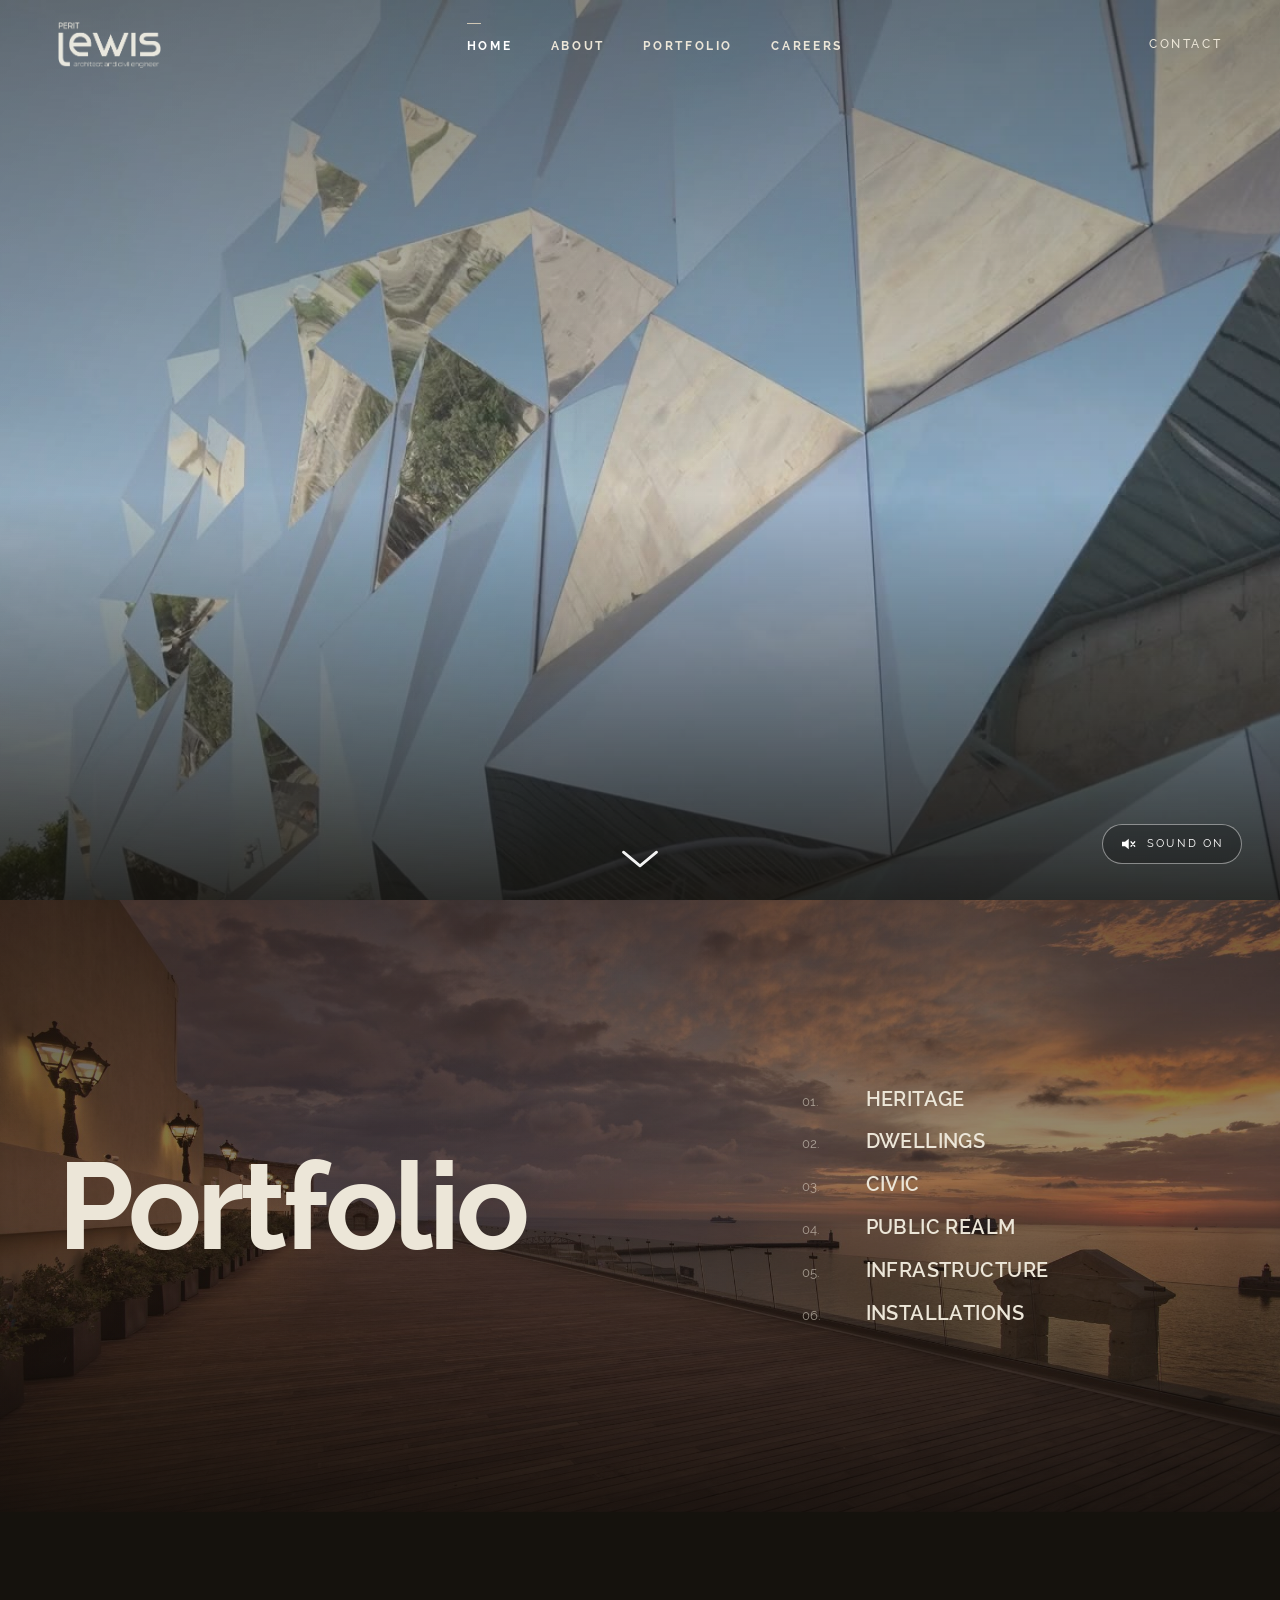
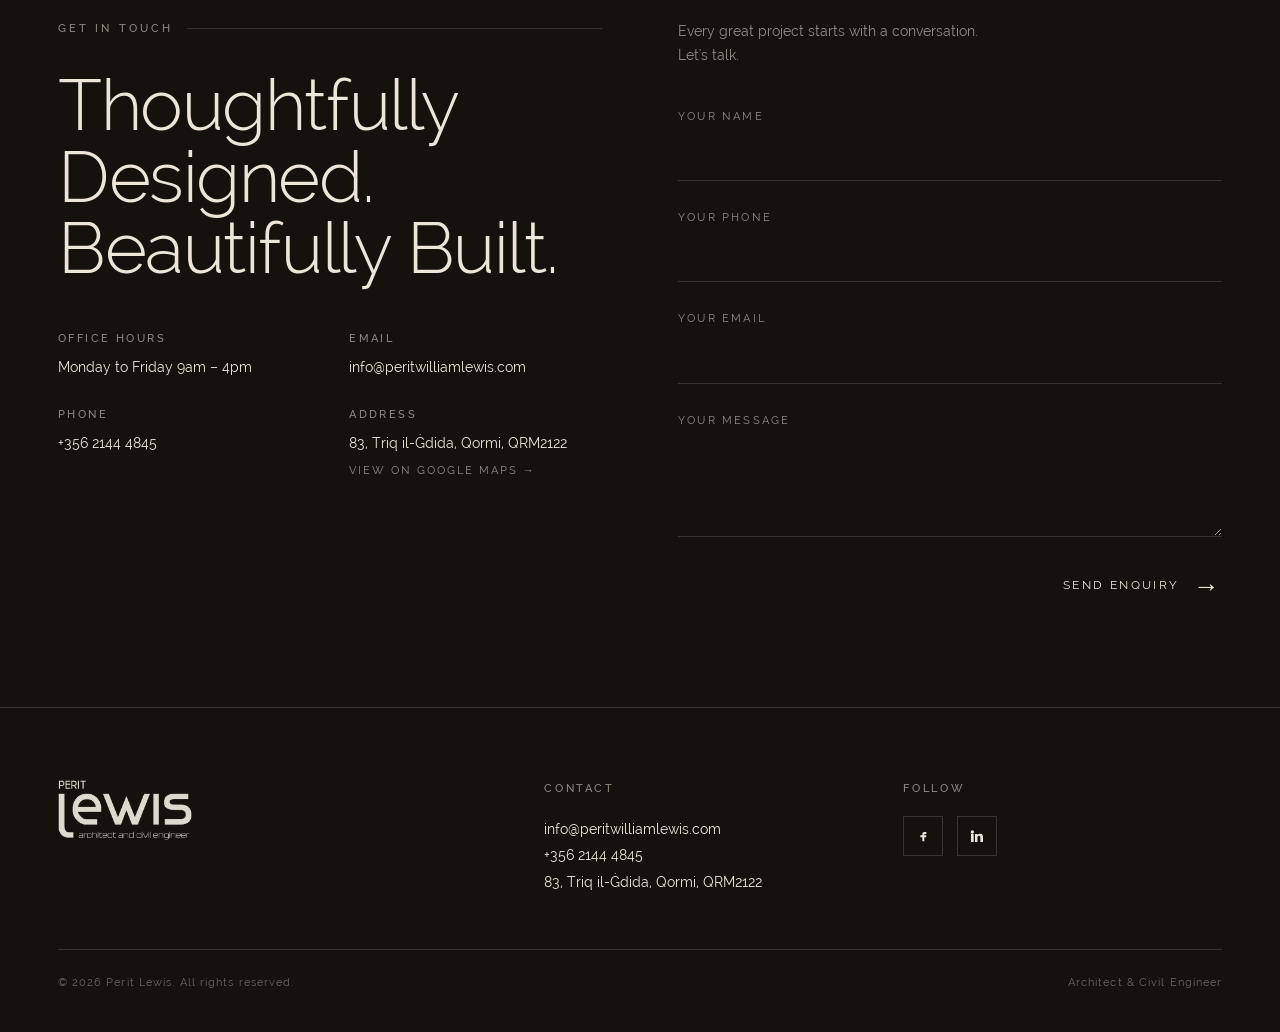
<file: index.html>
<!DOCTYPE html>
<html lang="en">
<head>
<meta charset="utf-8">
<meta name="viewport" content="width=device-width,initial-scale=1">
<title>Perit Lewis — Architect &amp; Civil Engineer</title>
<meta name="description" content="Perit William Lewis — architecture and civil engineering. Heritage, dwellings, civic, public realm, infrastructure and installations.">
<!-- KALLISTO: when licensed, add the Adobe Fonts kit here, e.g.
     <link rel="stylesheet" href="https://use.typekit.net/XXXXXXX.css"> -->
<link rel="stylesheet" href="assets/style.css?v=6">
</head>
<body>

<!-- ===================== HEADER ===================== -->
<header class="site-head">
  <a href="index.html" class="logo-link" aria-label="Perit Lewis"><img class="logo" src="assets/img/logo-light.png?v=3" alt="Perit Lewis — architect and civil engineer"></a>
  <nav class="nav">
    <a href="index.html" class="active"><span class="n-main">Home</span></a>
    <a href="about.html"><span class="n-main">About</span></a>
    <a href="portfolio.html"><span class="n-main">Portfolio</span></a>
    <a href="careers.html"><span class="n-main">Careers</span></a>
  </nav>
  <div class="head-right">
    <a href="#contact" class="contact label">Contact</a>
    <button class="menu-btn nav-toggle">Menu</button>
  </div>
</header>

<!-- mobile drawer -->
<div class="drawer">
  <button class="close">Close ✕</button>
  <a href="index.html">home</a>
  <a href="about.html">about</a>
  <a href="portfolio.html">portfolio</a>
  <a href="careers.html">careers</a>
  <a href="#contact">contact</a>
</div>

<!-- ===================== HERO ===================== -->
<section class="hero">
  <div class="hero-media">
    <video class="hero-bg" autoplay muted loop playsinline preload="auto"></video>
    <script>
    (function(){
      /* vertical film on portrait screens (phones), wide film everywhere else */
      var v=document.currentScript.previousElementSibling, mq=matchMedia('(max-aspect-ratio: 1/1)');
      function pick(){
        var k=mq.matches?'mobile':'desktop', src='assets/video/hero-'+k+'.mp4';
        if(v.getAttribute('src')===src) return;
        v.poster='assets/video/hero-'+k+'-poster.jpg'; v.src=src; v.load();
        var p=v.play(); if(p&&p.catch) p.catch(function(){});
      }
      pick(); (mq.addEventListener?mq.addEventListener('change',pick):mq.addListener(pick));
    })();
    </script>
  </div>
  <button class="hero-sound" type="button" aria-pressed="false" aria-label="Turn sound on">
    <svg viewBox="0 0 24 24" aria-hidden="true"><path d="M4 9v6h4l5 4V5L8 9H4z"/><path class="w-on" d="M16 8.5a5 5 0 0 1 0 7M18.5 6a8.5 8.5 0 0 1 0 12"/><path class="w-off" d="M16 9l5 6M21 9l-5 6"/></svg>
    <span class="lbl">Sound on</span>
  </button>
  <script>
  (function(){
    var b=document.querySelector('.hero-sound'), v=document.querySelector('.hero-bg');
    b.addEventListener('click',function(){
      v.muted=!v.muted; if(!v.muted){ v.volume=1; var p=v.play(); if(p&&p.catch)p.catch(function(){}); }
      b.classList.toggle('on',!v.muted); b.setAttribute('aria-pressed',String(!v.muted));
      b.setAttribute('aria-label',v.muted?'Turn sound on':'Turn sound off');
      b.querySelector('.lbl').textContent=v.muted?'Sound on':'Sound off';
    });
  })();
  </script>
  <a class="hero-chevron" href="#pf" aria-label="Scroll down">
    <svg width="40" height="22" viewBox="0 0 28 16" aria-hidden="true"><path d="M2 3 L14 13 L26 3"/></svg>
  </a>
</section>

<!-- ===================== PORTFOLIO (editorial banner) ===================== -->
<section class="pf-stage" id="pf" data-default="assets/img/cat/general.jpg">
  <div class="pf-bg"></div>
  <div class="pf-bg"></div>
  <div class="pf-overlay"></div>

  <div class="pf-content">
    <div class="pf-head">
      <h2 class="pf-title">Portfolio</h2>
    </div>

    <ol class="pf-list">
      <li><a href="portfolio.html#heritage" data-img="assets/img/cat/restoration.jpg">
        <span class="n">01.</span><span class="nm">Heritage</span><span class="ds">Mediterranean Conference Centre / Southern Regional Council Offices</span></a></li>
      <li><a href="portfolio.html#dwellings" data-img="assets/img/cat/residences.jpg">
        <span class="n">02.</span><span class="nm">Dwellings</span><span class="ds">Qormi Town House / Apartments Qawra</span></a></li>
      <li><a href="portfolio.html#civic" data-img="assets/img/cat/buildings.jpg">
        <span class="n">03.</span><span class="nm">Civic</span><span class="ds">Servizz.gov / Vocational Labs / LGBTIQ Hub</span></a></li>
      <li><a href="portfolio.html#realm" data-img="assets/img/cat/open-spaces.jpg">
        <span class="n">04.</span><span class="nm">Public Realm</span><span class="ds">Pollinator Garden / Misraħ il-Karmelitani / Ta' Farsina Housing Estate / Victor Denaro Garden</span></a></li>
      <li><a href="portfolio.html#infrastructure" data-img="assets/img/cat/general.jpg">
        <span class="n">05.</span><span class="nm">Infrastructure</span><span class="ds">Marsalforn Road / Greening Hompesch Road</span></a></li>
      <li><a href="portfolio.html#installations" data-img="assets/img/cat/structures.jpg">
        <span class="n">06.</span><span class="nm">Installations</span><span class="ds">Malta Vision 2050 / Sigma</span></a></li>
    </ol>
  </div>
</section>

<!-- ===================== GET IN TOUCH (single contact point for the whole site) ===================== -->
<section class="dark pad" id="contact">
  <div class="wrap two-col cta-block">
    <div>
      <div class="eyebrow reveal" style="margin-bottom:32px"><span class="label label--mut">Get in Touch</span><span class="line"></span></div>
      <h2 class="cta-title reveal">Thoughtfully Designed. Beautifully Built.</h2>
      <div class="cta-info reveal">
        <div class="blk"><h4>Office Hours</h4><p>Monday to Friday 9am – 4pm</p></div>
        <div class="blk"><h4>Email</h4><a href="mailto:info@peritwilliamlewis.com">info@peritwilliamlewis.com</a></div>
        <div class="blk"><h4>Phone</h4><a href="tel:+35621444845">+356 2144 4845</a></div>
        <div class="blk"><h4>Address</h4><a href="https://www.google.com/maps/search/?api=1&amp;query=83+Triq+il-Gdida+Qormi+QRM2122+Malta" target="_blank" rel="noopener">83, Triq il-Ġdida, Qormi, QRM2122<span class="map-link">View on Google Maps →</span></a></div>
      </div>
    </div>
    <div class="reveal">
      <p class="cta-intro">Every great project starts with a conversation. Let's talk.</p>
      <form class="lead-form" id="lead-form" action="https://formsubmit.co/info@peritwilliamlewis.com" method="POST">
        <input type="hidden" name="_subject" value="New enquiry from peritwilliamlewis.com">
        <input type="hidden" name="_template" value="table">
        <input type="text" name="_honey" style="display:none" tabindex="-1" autocomplete="off">
        <div class="field">
          <label for="f-name">Your name</label>
          <input type="text" id="f-name" name="name" autocomplete="name" required>
        </div>
        <div class="field">
          <label for="f-phone">Your phone</label>
          <input type="tel" id="f-phone" name="phone" autocomplete="tel">
        </div>
        <div class="field">
          <label for="f-email">Your email</label>
          <input type="email" id="f-email" name="email" autocomplete="email" required>
        </div>
        <div class="field">
          <label for="f-msg">Your message</label>
          <textarea id="f-msg" name="message" rows="3" required></textarea>
        </div>
        <button type="submit" class="form-submit">Send enquiry <span class="arr">→</span></button>
      </form>
      <script>
      (function(){var f=document.getElementById('lead-form');if(!f)return;var b=f.querySelector('.form-submit'),t=b.innerHTML;
      f.addEventListener('submit',function(e){e.preventDefault();b.disabled=true;b.textContent='Sending…';
      fetch('https://formsubmit.co/ajax/info@peritwilliamlewis.com',{method:'POST',headers:{'Accept':'application/json'},body:new FormData(f)})
      .then(function(r){return r.json()}).then(function(d){if(d.success==='false'||d.success===false)throw 0;f.reset();b.textContent='Message sent';setTimeout(function(){b.disabled=false;b.innerHTML=t},5000)})
      .catch(function(){b.disabled=false;b.textContent='Not sent, please try again';setTimeout(function(){b.innerHTML=t},4000)})})})();
      </script>
    </div>
  </div>
</section>

<!-- ===================== FOOTER ===================== -->
<footer class="site-foot">
  <div class="foot-grid">
    <div class="foot-col">
      <a href="index.html" class="logo-link" aria-label="Perit Lewis"><img class="logo" src="assets/img/logo-light.png?v=3" alt="Perit Lewis — architect and civil engineer"></a>
    </div>
    <div class="foot-col">
      <h4>Contact</h4>
      <a href="mailto:info@peritwilliamlewis.com">info@peritwilliamlewis.com</a>
      <a href="tel:+35621444845">+356 2144 4845</a>
      <a href="https://www.google.com/maps/search/?api=1&amp;query=83+Triq+il-Gdida+Qormi+QRM2122+Malta" target="_blank" rel="noopener">83, Triq il-Ġdida, Qormi, QRM2122</a>
    </div>
    <div class="foot-col">
      <h4>Follow</h4>
      <div class="socials">
        <a href="#" aria-label="Facebook"><svg viewBox="0 0 24 24"><path d="M14 9h3V6h-3c-1.7 0-3 1.3-3 3v2H8v3h3v6h3v-6h2.5l.5-3H14V9.5c0-.3.2-.5.5-.5z"/></svg></a>
        <a href="#" aria-label="LinkedIn"><svg viewBox="0 0 24 24"><path d="M4.98 3.5A2.5 2.5 0 1 0 5 8.5a2.5 2.5 0 0 0 0-5zM3 9h4v12H3zM9 9h3.8v1.7h.05c.53-1 1.83-2.05 3.77-2.05C20.4 8.65 21 11 21 14.1V21h-4v-6.1c0-1.45-.03-3.3-2-3.3s-2.3 1.57-2.3 3.2V21H9z"/></svg></a>
      </div>
    </div>
  </div>
  <div class="foot-bottom">
    <span>© 2026 Perit Lewis. All rights reserved.</span>
    <span>Architect &amp; Civil Engineer</span>
  </div>
</footer>

<script src="assets/site.js?v=4"></script>
</body>
</html>
</file>
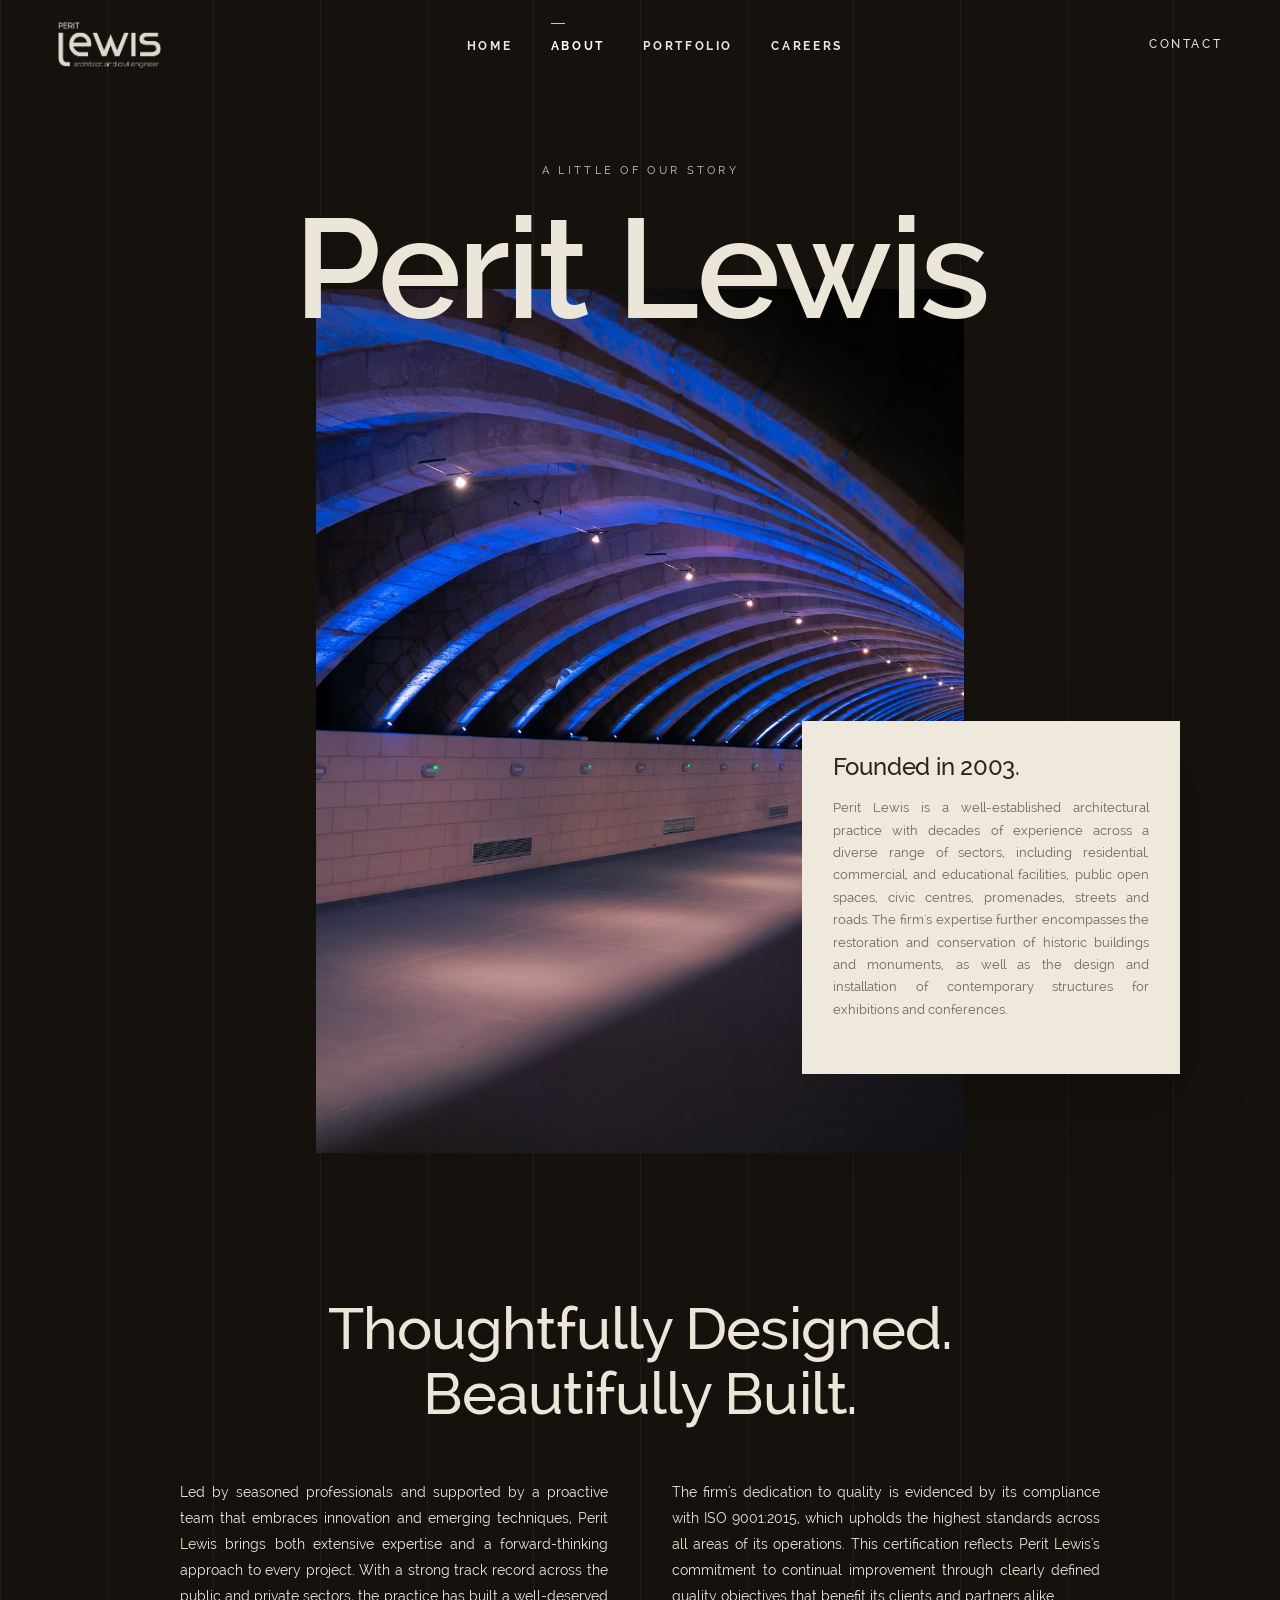
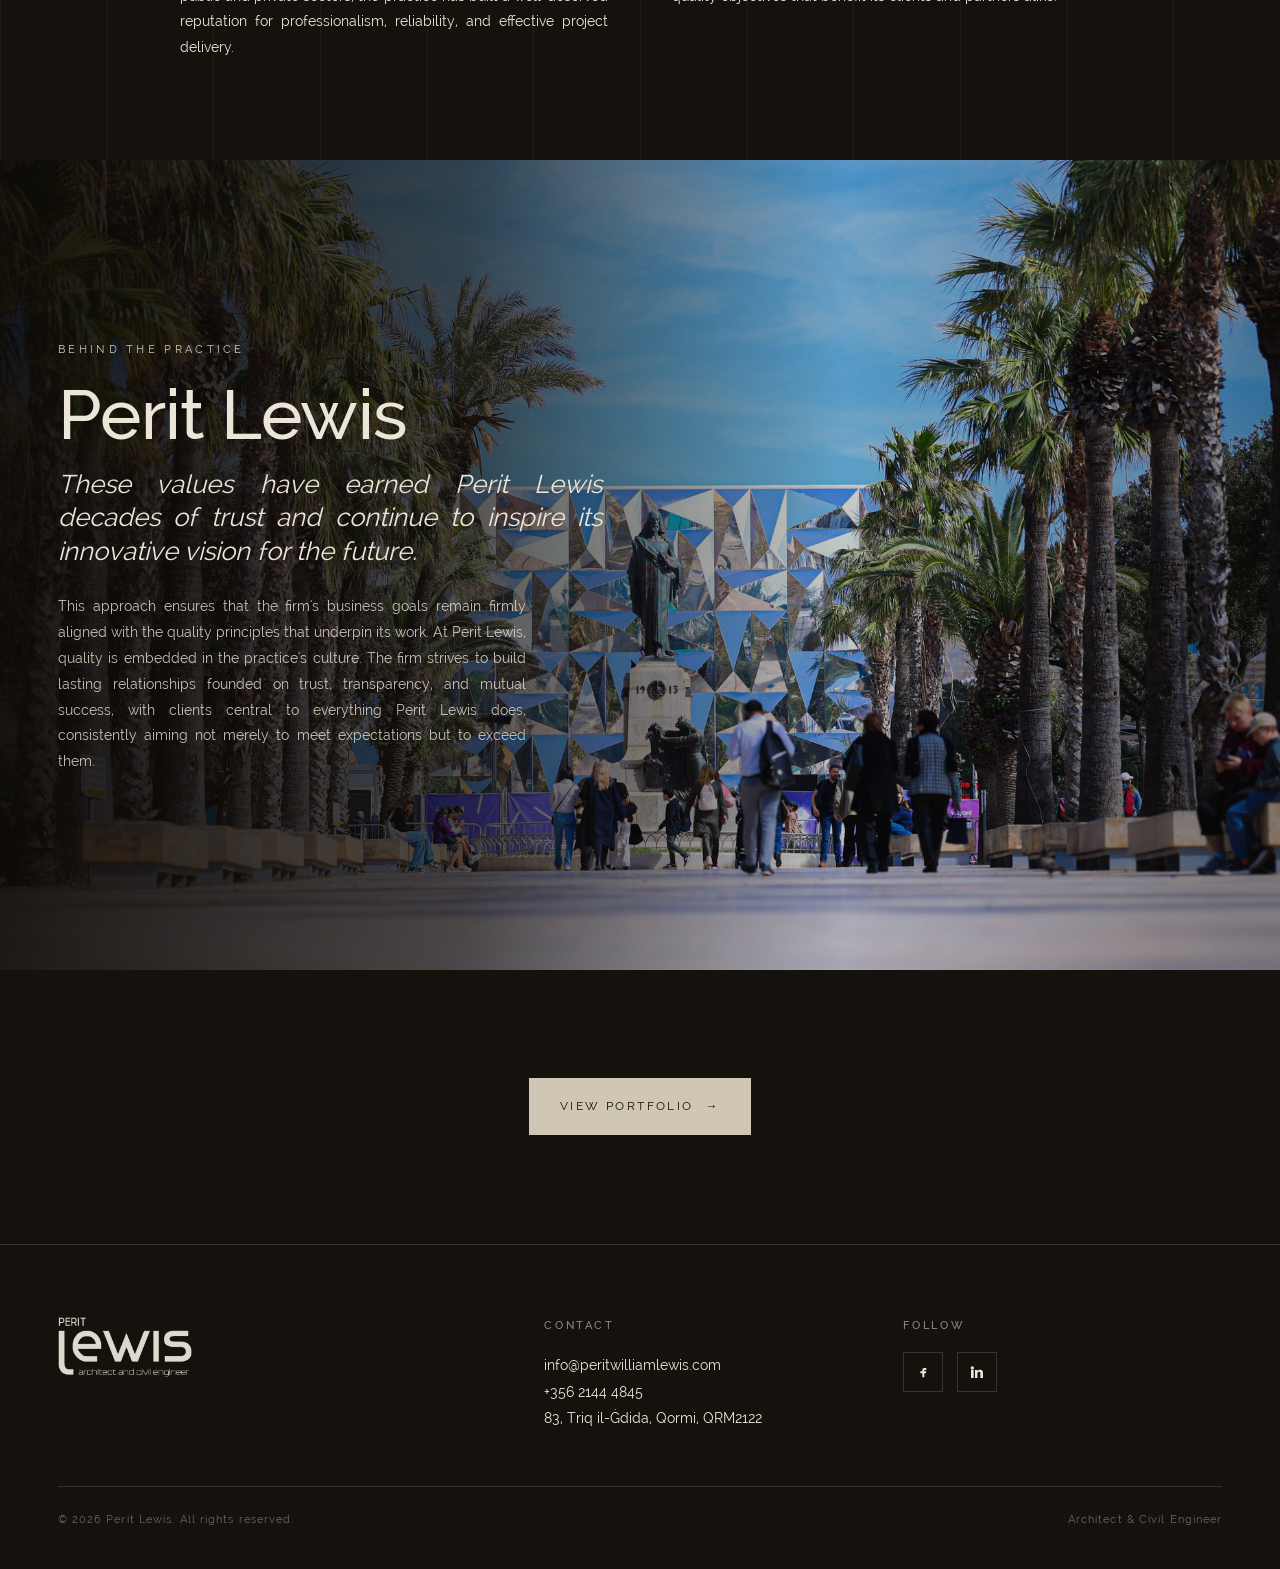
<file: about.html>
<!DOCTYPE html>
<html lang="en">
<head>
<meta charset="utf-8">
<meta name="viewport" content="width=device-width,initial-scale=1">
<title>About — Perit Lewis</title>
<meta name="description" content="About Perit William Lewis, architect and civil engineer.">
<link rel="stylesheet" href="assets/style.css?v=6">
</head>
<body>

<header class="site-head">
  <a href="index.html" class="logo-link" aria-label="Perit Lewis"><img class="logo logo--light" src="assets/img/logo-light.png?v=3" alt="Perit Lewis — architect and civil engineer"><img class="logo logo--dark" src="assets/img/logo-dark.png?v=3" alt="Perit Lewis — architect and civil engineer"></a>
  <nav class="nav">
    <a href="index.html"><span class="n-main">Home</span></a>
    <a href="about.html" class="active"><span class="n-main">About</span></a>
    <a href="portfolio.html"><span class="n-main">Portfolio</span></a>
    <a href="careers.html"><span class="n-main">Careers</span></a>
  </nav>
  <div class="head-right">
    <a href="index.html#contact" class="contact label">Contact</a>
    <button class="menu-btn nav-toggle">Menu</button>
  </div>
</header>
<div class="drawer">
  <button class="close">Close ✕</button>
  <a href="index.html">home</a>
  <a href="about.html">about</a>
  <a href="portfolio.html">portfolio</a>
  <a href="careers.html">careers</a>
  <a href="index.html#contact">contact</a>
</div>

<!-- ABOUT HERO (masthead + collage) -->
<section class="na-hero gridlines">
  <div class="na-eyebrow reveal in">A little of our story</div>
  <h1 class="na-title reveal in">Perit Lewis</h1>
  <div class="na-collage">
    <img class="na-img-main" src="assets/img/restoration.jpg" alt="Perit Lewis" loading="lazy">
    <div class="na-card">
      <h3>Founded in 2003.</h3>
      <p>Perit Lewis is a well-established architectural practice with decades of experience across a diverse range of sectors, including residential, commercial, and educational facilities, public open spaces, civic centres, promenades, streets and roads. The firm's expertise further encompasses the restoration and conservation of historic buildings and monuments, as well as the design and installation of contemporary structures for exhibitions and conferences.</p>
    </div>
  </div>
</section>

<!-- STATEMENT + TWO COLUMNS -->
<section class="na-statement gridlines">
  <p class="na-big reveal">Thoughtfully Designed. Beautifully Built.</p>
  <div class="na-twocol reveal">
    <p>Led by seasoned professionals and supported by a proactive team that embraces innovation and emerging techniques, Perit Lewis brings both extensive expertise and a forward-thinking approach to every project. With a strong track record across the public and private sectors, the practice has built a well-deserved reputation for professionalism, reliability, and effective project delivery.</p>
    <p>The firm's dedication to quality is evidenced by its compliance with ISO 9001:2015, which upholds the highest standards across all areas of its operations. This certification reflects Perit Lewis's commitment to continual improvement through clearly defined quality objectives that benefit its clients and partners alike.</p>
  </div>
</section>

<!-- BEHIND THE PRACTICE — text over image -->
<section class="na-dark">
  <img class="na-bg" src="assets/img/about-practice.jpg" alt="Perit Lewis project" loading="lazy">
  <div class="na-dark-text">
    <div class="na-dark-inner">
      <div class="kicker reveal">Behind the Practice</div>
      <h2 class="reveal">Perit Lewis</h2>
      <p class="sub reveal">These values have earned Perit Lewis decades of trust and continue to inspire its innovative vision for the future.</p>
      <div class="body reveal">
        <p>This approach ensures that the firm's business goals remain firmly aligned with the quality principles that underpin its work. At Perit Lewis, quality is embedded in the practice's culture. The firm strives to build lasting relationships founded on trust, transparency, and mutual success, with clients central to everything Perit Lewis does, consistently aiming not merely to meet expectations but to exceed them.</p>
      </div>
    </div>
  </div>
</section>

<!-- VIEW PORTFOLIO CTA -->
<section class="dark pad" style="text-align:center">
  <a href="portfolio.html" class="btn btn--solid reveal" style="justify-content:center">View Portfolio <span class="arr">→</span></a>
</section>

<!-- FOOTER -->
<footer class="site-foot">
  <div class="foot-grid">
    <div class="foot-col"><a href="index.html" class="logo-link" aria-label="Perit Lewis"><img class="logo" src="assets/img/logo-light.png?v=3" alt="Perit Lewis — architect and civil engineer"></a></div>
    <div class="foot-col"><h4>Contact</h4>
      <a href="mailto:info@peritwilliamlewis.com">info@peritwilliamlewis.com</a>
      <a href="tel:+35621444845">+356 2144 4845</a>
      <a href="https://www.google.com/maps/search/?api=1&amp;query=83+Triq+il-Gdida+Qormi+QRM2122+Malta" target="_blank" rel="noopener">83, Triq il-Ġdida, Qormi, QRM2122</a></div>
    <div class="foot-col"><h4>Follow</h4>
      <div class="socials">
        <a href="#" aria-label="Facebook"><svg viewBox="0 0 24 24"><path d="M14 9h3V6h-3c-1.7 0-3 1.3-3 3v2H8v3h3v6h3v-6h2.5l.5-3H14V9.5c0-.3.2-.5.5-.5z"/></svg></a>
        <a href="#" aria-label="LinkedIn"><svg viewBox="0 0 24 24"><path d="M4.98 3.5A2.5 2.5 0 1 0 5 8.5a2.5 2.5 0 0 0 0-5zM3 9h4v12H3zM9 9h3.8v1.7h.05c.53-1 1.83-2.05 3.77-2.05C20.4 8.65 21 11 21 14.1V21h-4v-6.1c0-1.45-.03-3.3-2-3.3s-2.3 1.57-2.3 3.2V21H9z"/></svg></a>
      </div>
    </div>
  </div>
  <div class="foot-bottom"><span>© 2026 Perit Lewis. All rights reserved.</span><span>Architect &amp; Civil Engineer</span></div>
</footer>

<script src="assets/site.js?v=4"></script>
</body>
</html>
</file>
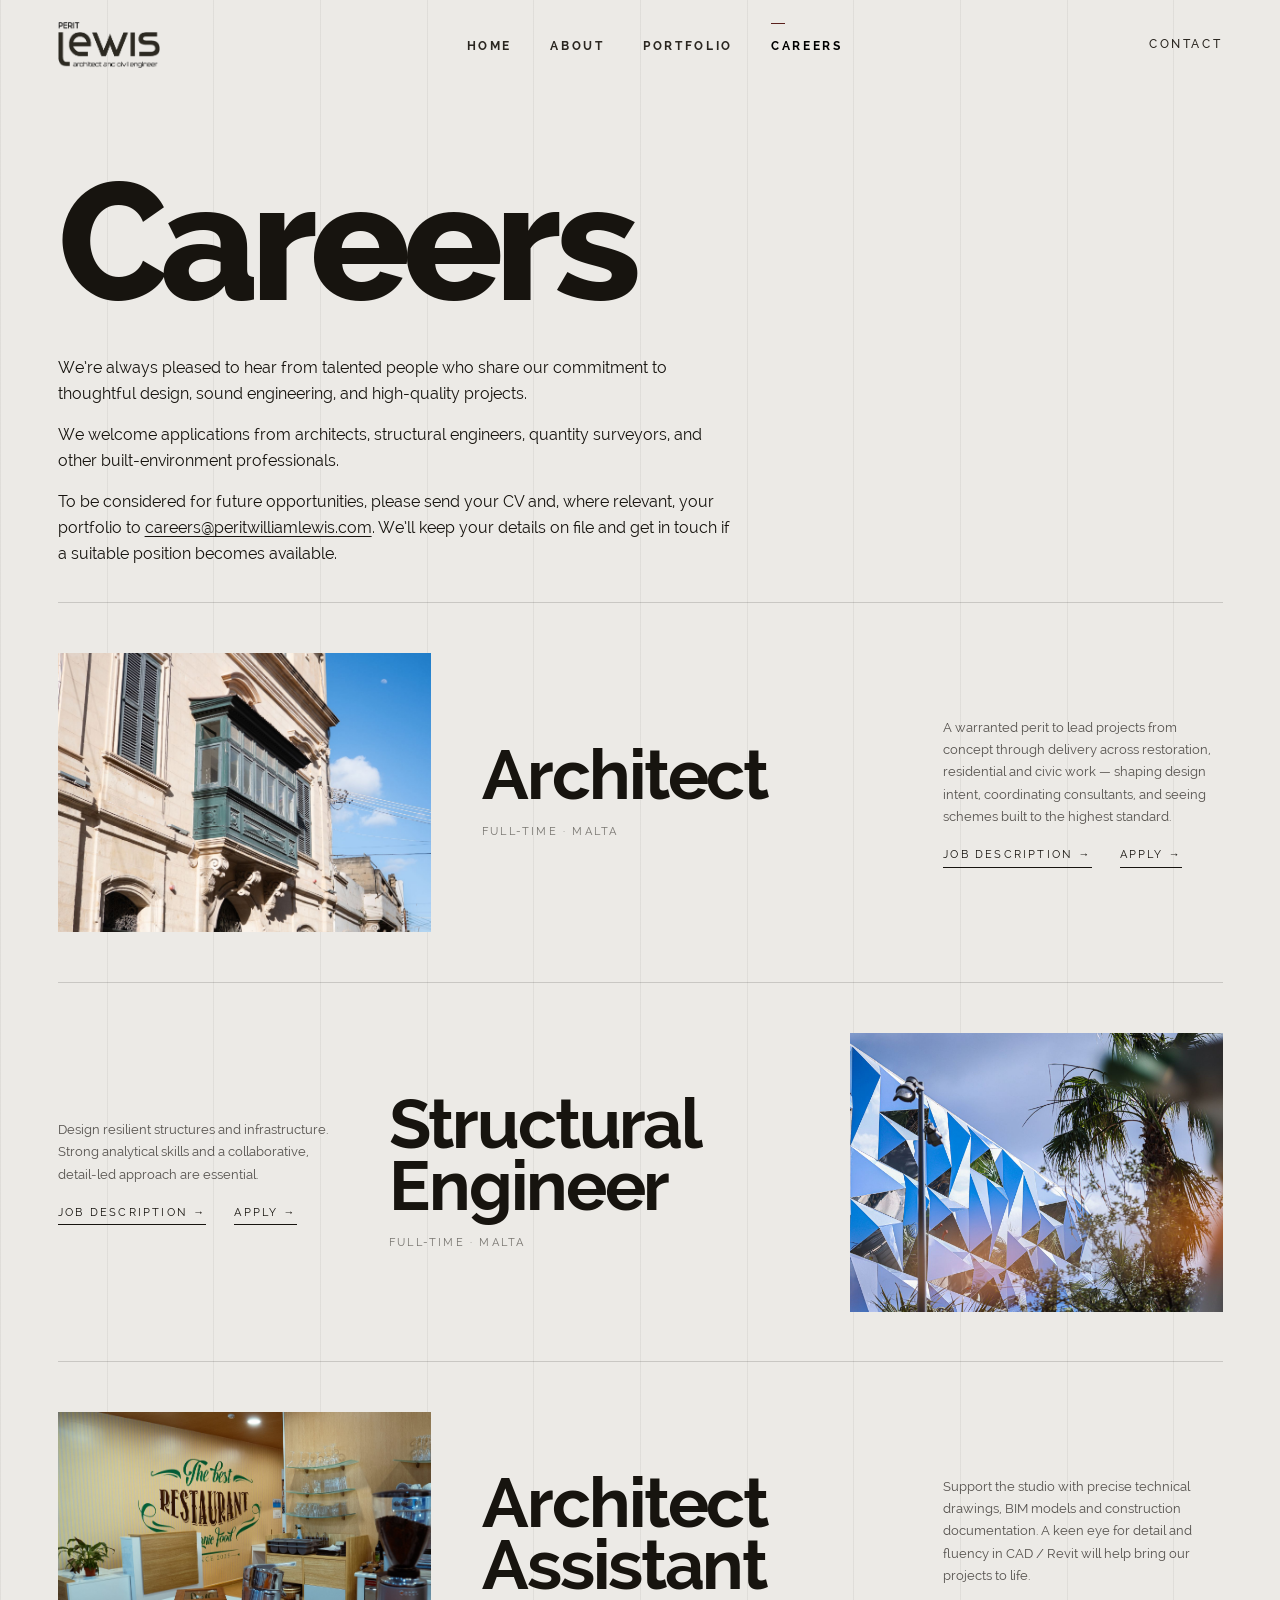
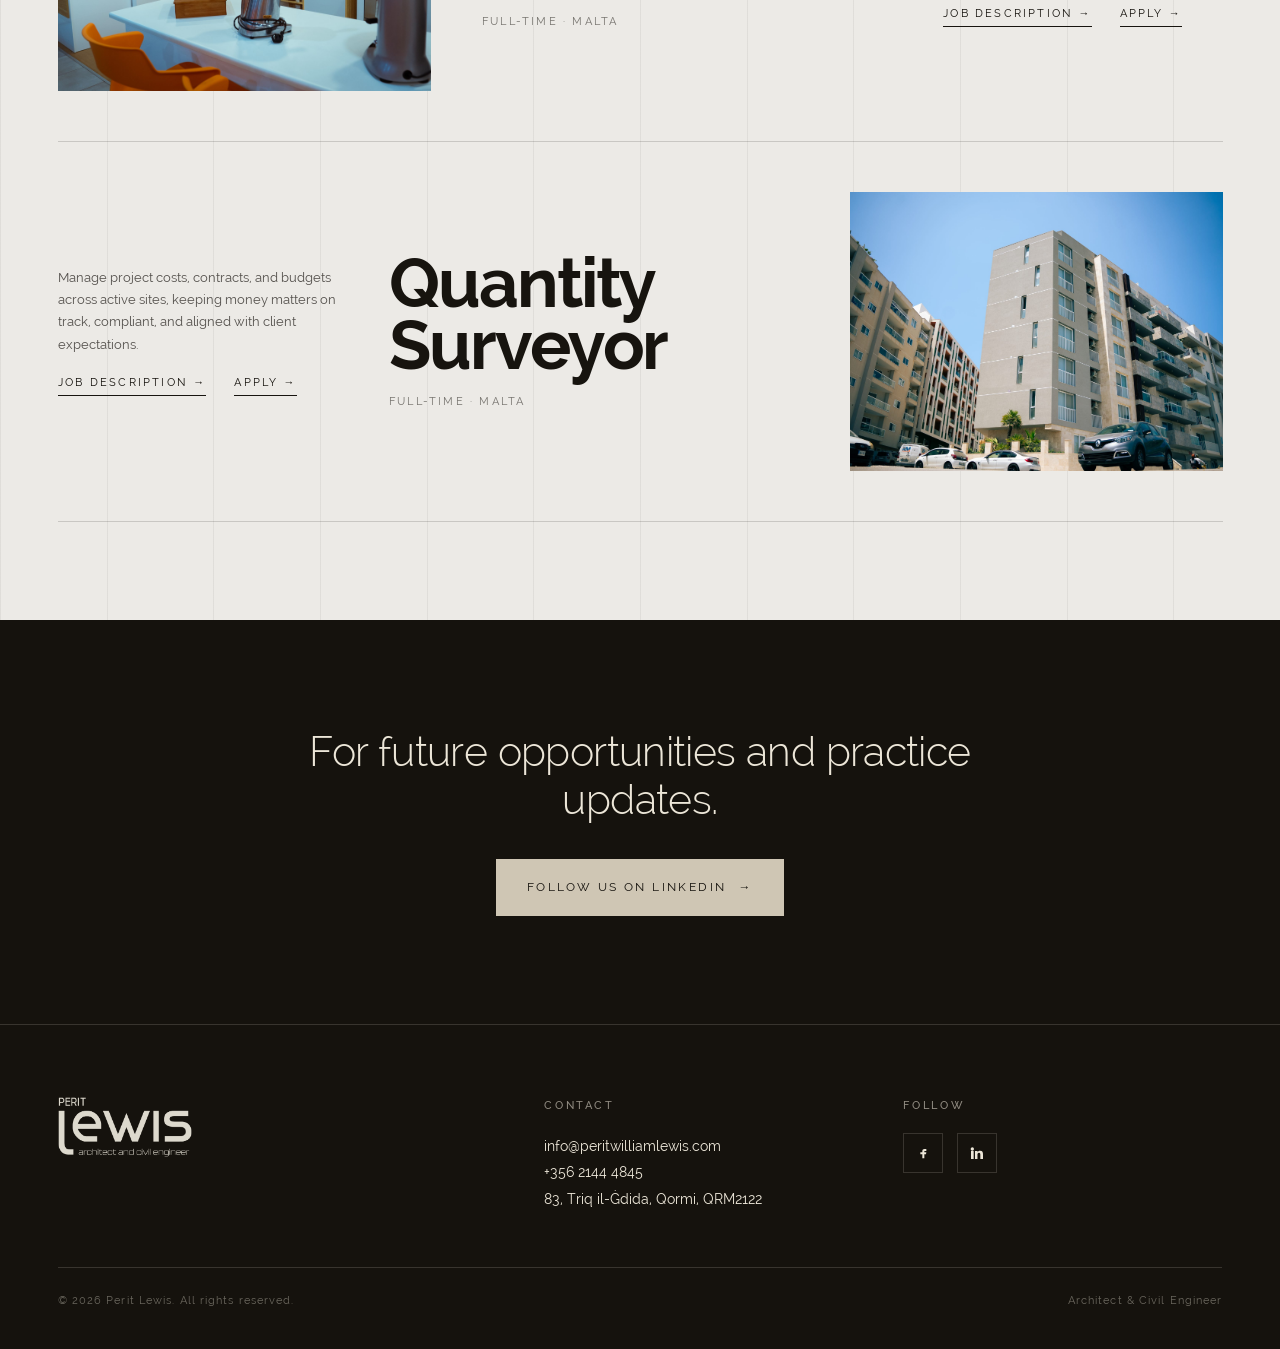
<file: careers.html>
<!DOCTYPE html>
<html lang="en">
<head>
<meta charset="utf-8">
<meta name="viewport" content="width=device-width,initial-scale=1">
<title>Careers — Perit Lewis</title>
<meta name="description" content="Careers and opportunities at the practice of Perit William Lewis.">
<link rel="stylesheet" href="assets/style.css?v=6">
</head>
<body class="light-page">

<header class="site-head">
  <a href="index.html" class="logo-link" aria-label="Perit Lewis"><img class="logo logo--light" src="assets/img/logo-light.png?v=3" alt="Perit Lewis — architect and civil engineer"><img class="logo logo--dark" src="assets/img/logo-dark.png?v=3" alt="Perit Lewis — architect and civil engineer"></a>
  <nav class="nav">
    <a href="index.html"><span class="n-main">Home</span></a>
    <a href="about.html"><span class="n-main">About</span></a>
    <a href="portfolio.html"><span class="n-main">Portfolio</span></a>
    <a href="careers.html" class="active"><span class="n-main">Careers</span></a>
  </nav>
  <div class="head-right">
    <a href="index.html#contact" class="contact label">Contact</a>
    <button class="menu-btn nav-toggle">Menu</button>
  </div>
</header>
<div class="drawer">
  <button class="close">Close ✕</button>
  <a href="index.html">home</a>
  <a href="about.html">about</a>
  <a href="portfolio.html">portfolio</a>
  <a href="careers.html">careers</a>
  <a href="index.html#contact">contact</a>
</div>

<!-- ===================== CAREERS (light) ===================== -->
<div class="careers">
  <div class="wrap">

    <!-- HERO -->
    <section class="pf2-hero">
      <div>
        <h1 class="pf2-title">Careers</h1>
        <div class="pf2-intro-row">
          <p class="pf2-lead">We’re always pleased to hear from talented people who share our commitment to thoughtful design, sound engineering, and high-quality projects.</p>
          <p class="pf2-lead" style="margin-top:1em">We welcome applications from architects, structural engineers, quantity surveyors, and other built-environment professionals.</p>
          <p class="pf2-lead" style="margin-top:1em">To be considered for future opportunities, please send your CV and, where relevant, your portfolio to <a href="mailto:careers@peritwilliamlewis.com" style="color:inherit;text-decoration:underline;text-underline-offset:3px">careers@peritwilliamlewis.com</a>. We’ll keep your details on file and get in touch if a suitable position becomes available.</p>
        </div>
      </div>
    </section>

    <!-- JOB ROWS: each role links to its PDF job description in assets/jobs/ -->
    <section class="jobs">

      <article class="job">
        <div class="job-frame"><img src="assets/img/projects/qormi-regional-council/03.jpg" alt="" loading="lazy"></div>
        <div class="job-main">
          <h2 class="job-title">Architect</h2>
          <div class="job-meta">Full-time · Malta</div>
        </div>
        <div class="job-side">
          <p class="job-desc">A warranted perit to lead projects from concept through delivery across restoration, residential and civic work — shaping design intent, coordinating consultants, and seeing schemes built to the highest standard.</p>
          <div class="job-links">
            <a class="job-apply" href="assets/jobs/architect.pdf" target="_blank" rel="noopener">Job description →</a>
            <a class="job-apply" href="mailto:info@peritwilliamlewis.com?subject=Application%20%E2%80%94%20Architect">Apply →</a>
          </div>
        </div>
      </article>

      <article class="job">
        <div class="job-frame"><img src="assets/img/projects/vision/05.jpg" alt="" loading="lazy"></div>
        <div class="job-main">
          <h2 class="job-title">Structural Engineer</h2>
          <div class="job-meta">Full-time · Malta</div>
        </div>
        <div class="job-side">
          <p class="job-desc">Design resilient structures and infrastructure. Strong analytical skills and a collaborative, detail-led approach are essential.</p>
          <div class="job-links">
            <a class="job-apply" href="assets/jobs/structural-engineer.pdf" target="_blank" rel="noopener">Job description →</a>
            <a class="job-apply" href="mailto:info@peritwilliamlewis.com?subject=Application%20%E2%80%94%20Structural%20Engineer">Apply →</a>
          </div>
        </div>
      </article>

      <article class="job">
        <div class="job-frame"><img src="assets/img/buildings.jpg" alt="" loading="lazy"></div>
        <div class="job-main">
          <h2 class="job-title">Architect Assistant</h2>
          <div class="job-meta">Full-time · Malta</div>
        </div>
        <div class="job-side">
          <p class="job-desc">Support the studio with precise technical drawings, BIM models and construction documentation. A keen eye for detail and fluency in CAD / Revit will help bring our projects to life.</p>
          <div class="job-links">
            <a class="job-apply" href="assets/jobs/architect-assistant.pdf" target="_blank" rel="noopener">Job description →</a>
            <a class="job-apply" href="mailto:info@peritwilliamlewis.com?subject=Application%20%E2%80%94%20Architect%20Assistant">Apply →</a>
          </div>
        </div>
      </article>

      <article class="job">
        <div class="job-frame"><img src="assets/img/projects/qawra-best/cover.jpg" alt="" loading="lazy"></div>
        <div class="job-main">
          <h2 class="job-title">Quantity Surveyor</h2>
          <div class="job-meta">Full-time · Malta</div>
        </div>
        <div class="job-side">
          <p class="job-desc">Manage project costs, contracts, and budgets across active sites, keeping money matters on track, compliant, and aligned with client expectations.</p>
          <div class="job-links">
            <a class="job-apply" href="assets/jobs/quantity-surveyor.pdf" target="_blank" rel="noopener">Job description →</a>
            <a class="job-apply" href="mailto:info@peritwilliamlewis.com?subject=Application%20%E2%80%94%20Quantity%20Surveyor">Apply →</a>
          </div>
        </div>
      </article>

    </section>


  </div>
</div>

<!-- LINKEDIN CTA -->
<section class="dark pad">
  <div class="wrap" style="text-align:center">
    <p class="lead reveal" style="max-width:28ch;margin:0 auto 34px">For future opportunities and practice updates.</p>
    <a href="#" class="btn btn--solid reveal" style="justify-content:center">Follow us on LinkedIn <span class="arr">→</span></a>
  </div>
</section>

<!-- FOOTER -->
<footer class="site-foot">
  <div class="foot-grid">
    <div class="foot-col"><a href="index.html" class="logo-link" aria-label="Perit Lewis"><img class="logo" src="assets/img/logo-light.png?v=3" alt="Perit Lewis — architect and civil engineer"></a></div>
    <div class="foot-col"><h4>Contact</h4>
      <a href="mailto:info@peritwilliamlewis.com">info@peritwilliamlewis.com</a>
      <a href="tel:+35621444845">+356 2144 4845</a>
      <a href="https://www.google.com/maps/search/?api=1&amp;query=83+Triq+il-Gdida+Qormi+QRM2122+Malta" target="_blank" rel="noopener">83, Triq il-Ġdida, Qormi, QRM2122</a></div>
    <div class="foot-col"><h4>Follow</h4>
      <div class="socials">
        <a href="#" aria-label="Facebook"><svg viewBox="0 0 24 24"><path d="M14 9h3V6h-3c-1.7 0-3 1.3-3 3v2H8v3h3v6h3v-6h2.5l.5-3H14V9.5c0-.3.2-.5.5-.5z"/></svg></a>
        <a href="#" aria-label="LinkedIn"><svg viewBox="0 0 24 24"><path d="M4.98 3.5A2.5 2.5 0 1 0 5 8.5a2.5 2.5 0 0 0 0-5zM3 9h4v12H3zM9 9h3.8v1.7h.05c.53-1 1.83-2.05 3.77-2.05C20.4 8.65 21 11 21 14.1V21h-4v-6.1c0-1.45-.03-3.3-2-3.3s-2.3 1.57-2.3 3.2V21H9z"/></svg></a>
      </div>
    </div>
  </div>
  <div class="foot-bottom"><span>© 2026 Perit Lewis. All rights reserved.</span><span>Architect &amp; Civil Engineer</span></div>
</footer>

<script src="assets/site.js?v=4"></script>
</body>
</html>
</file>
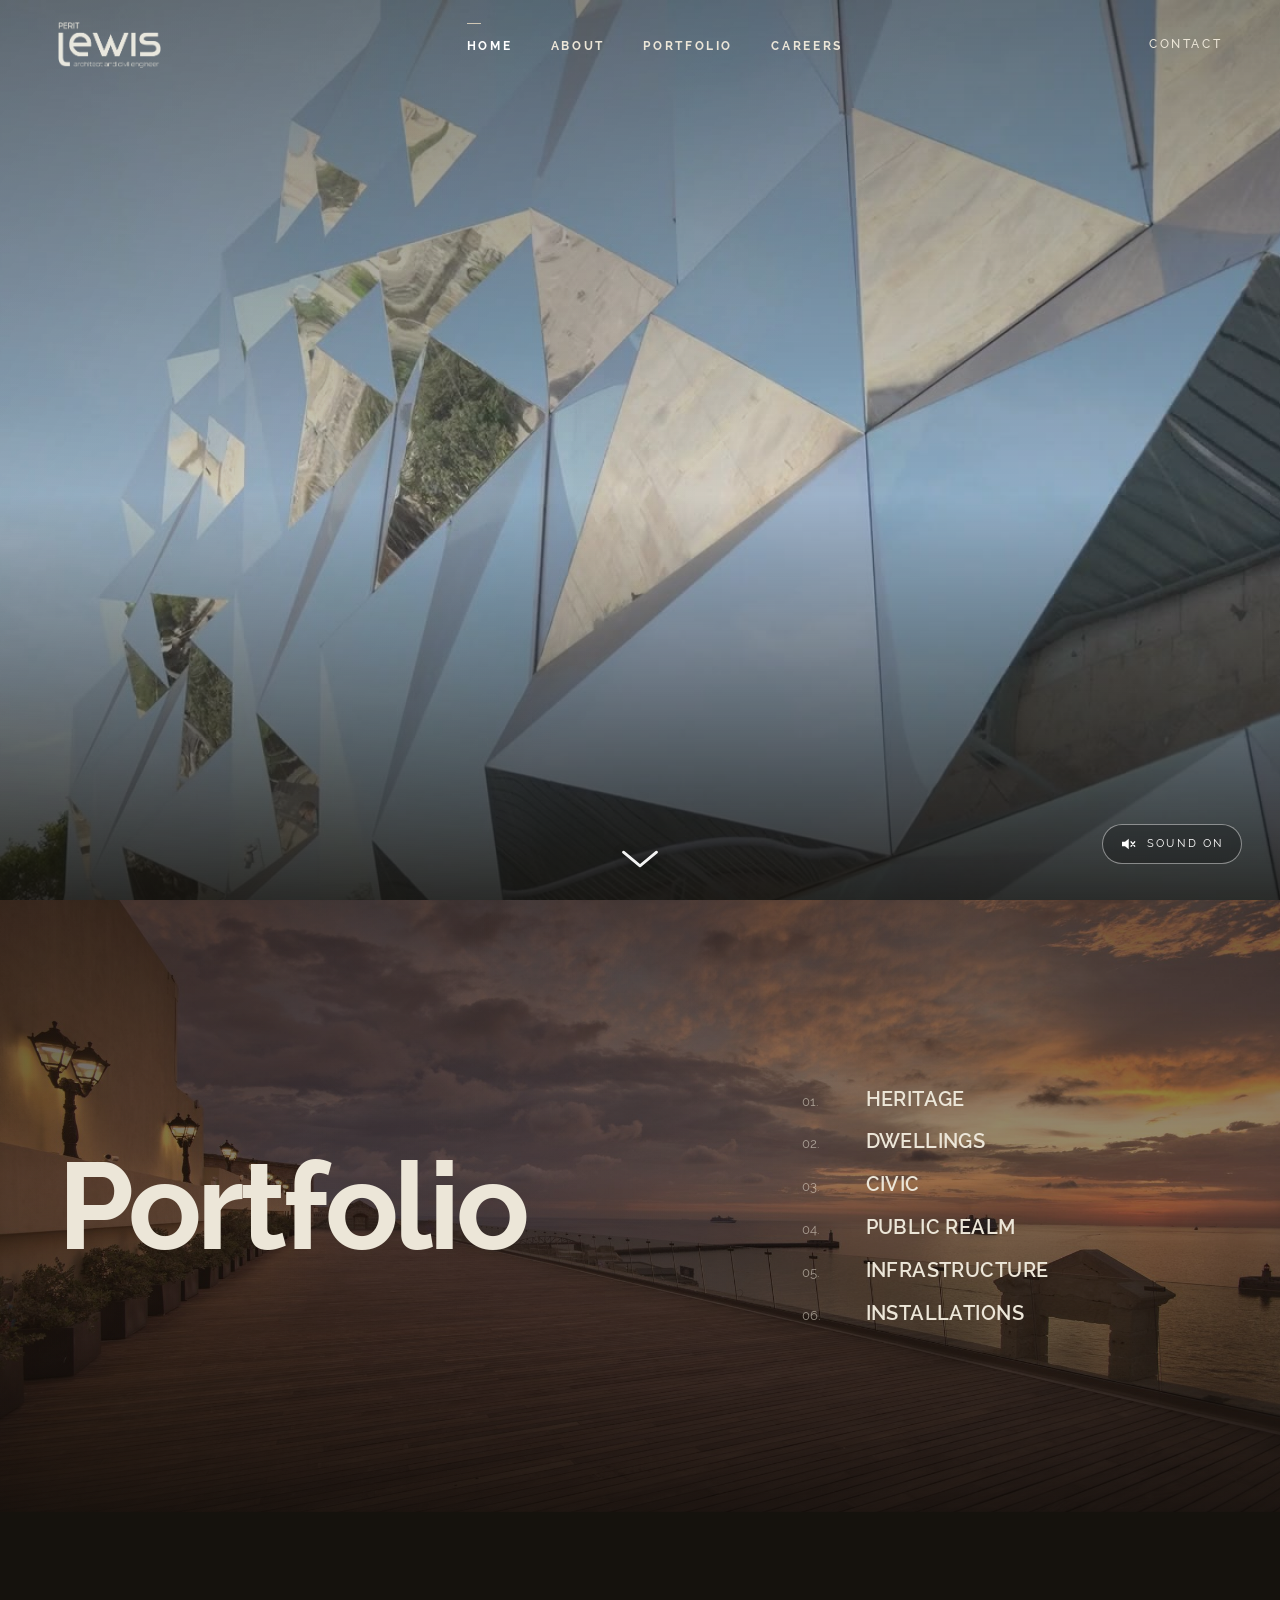
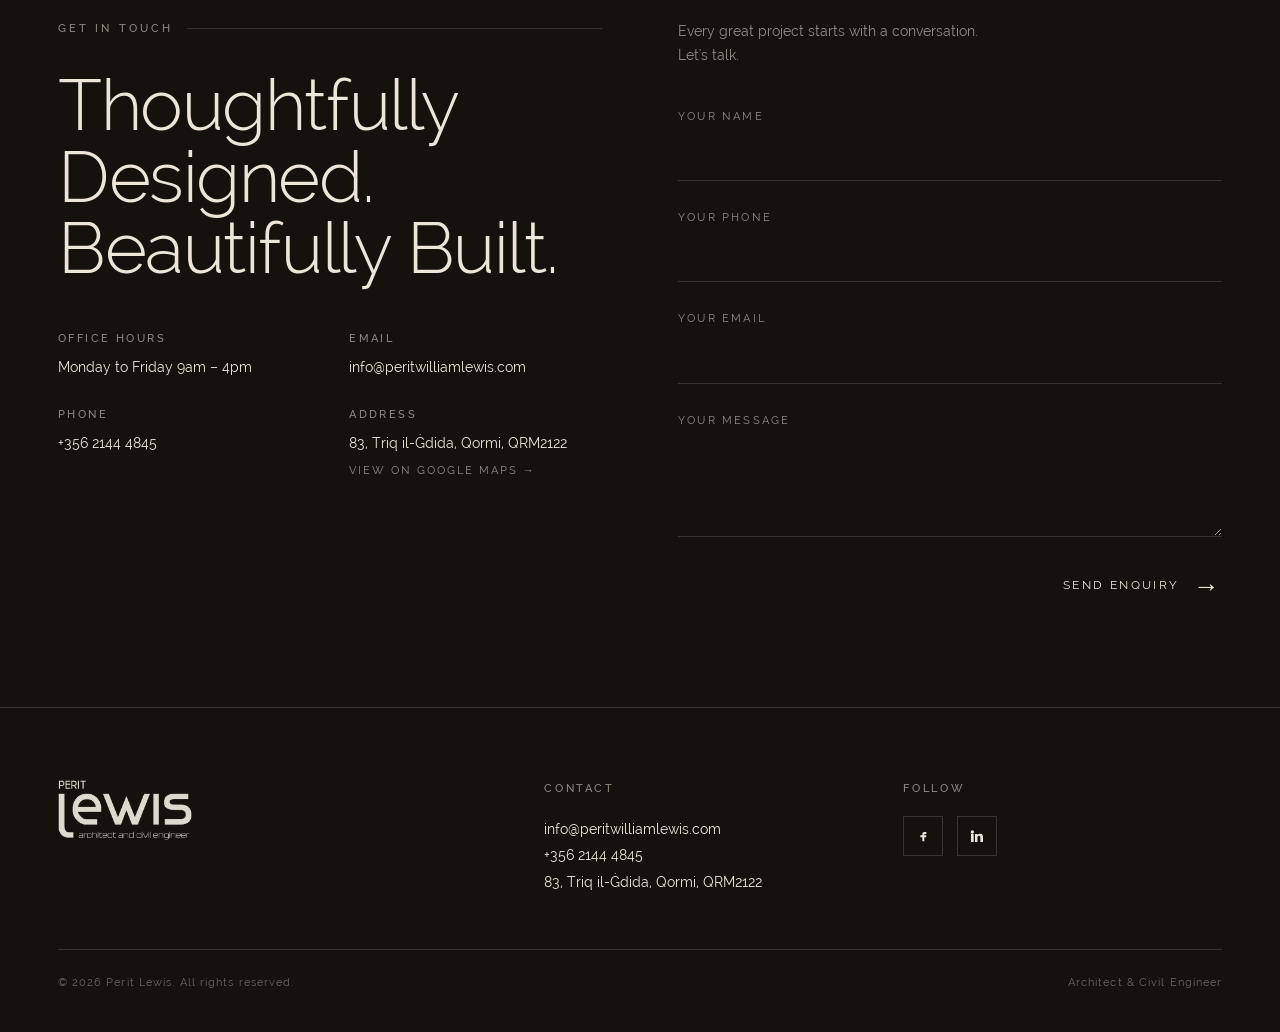
<file: contact.html>
<!DOCTYPE html>
<html lang="en">
<head>
<meta charset="utf-8">
<title>Contact — Perit Lewis</title>
<meta http-equiv="refresh" content="0; url=index.html#contact">
<link rel="canonical" href="index.html#contact">
<script>location.replace('index.html#contact');</script>
</head>
<body><p><a href="index.html#contact">Get in touch</a></p></body>
</html>
</file>
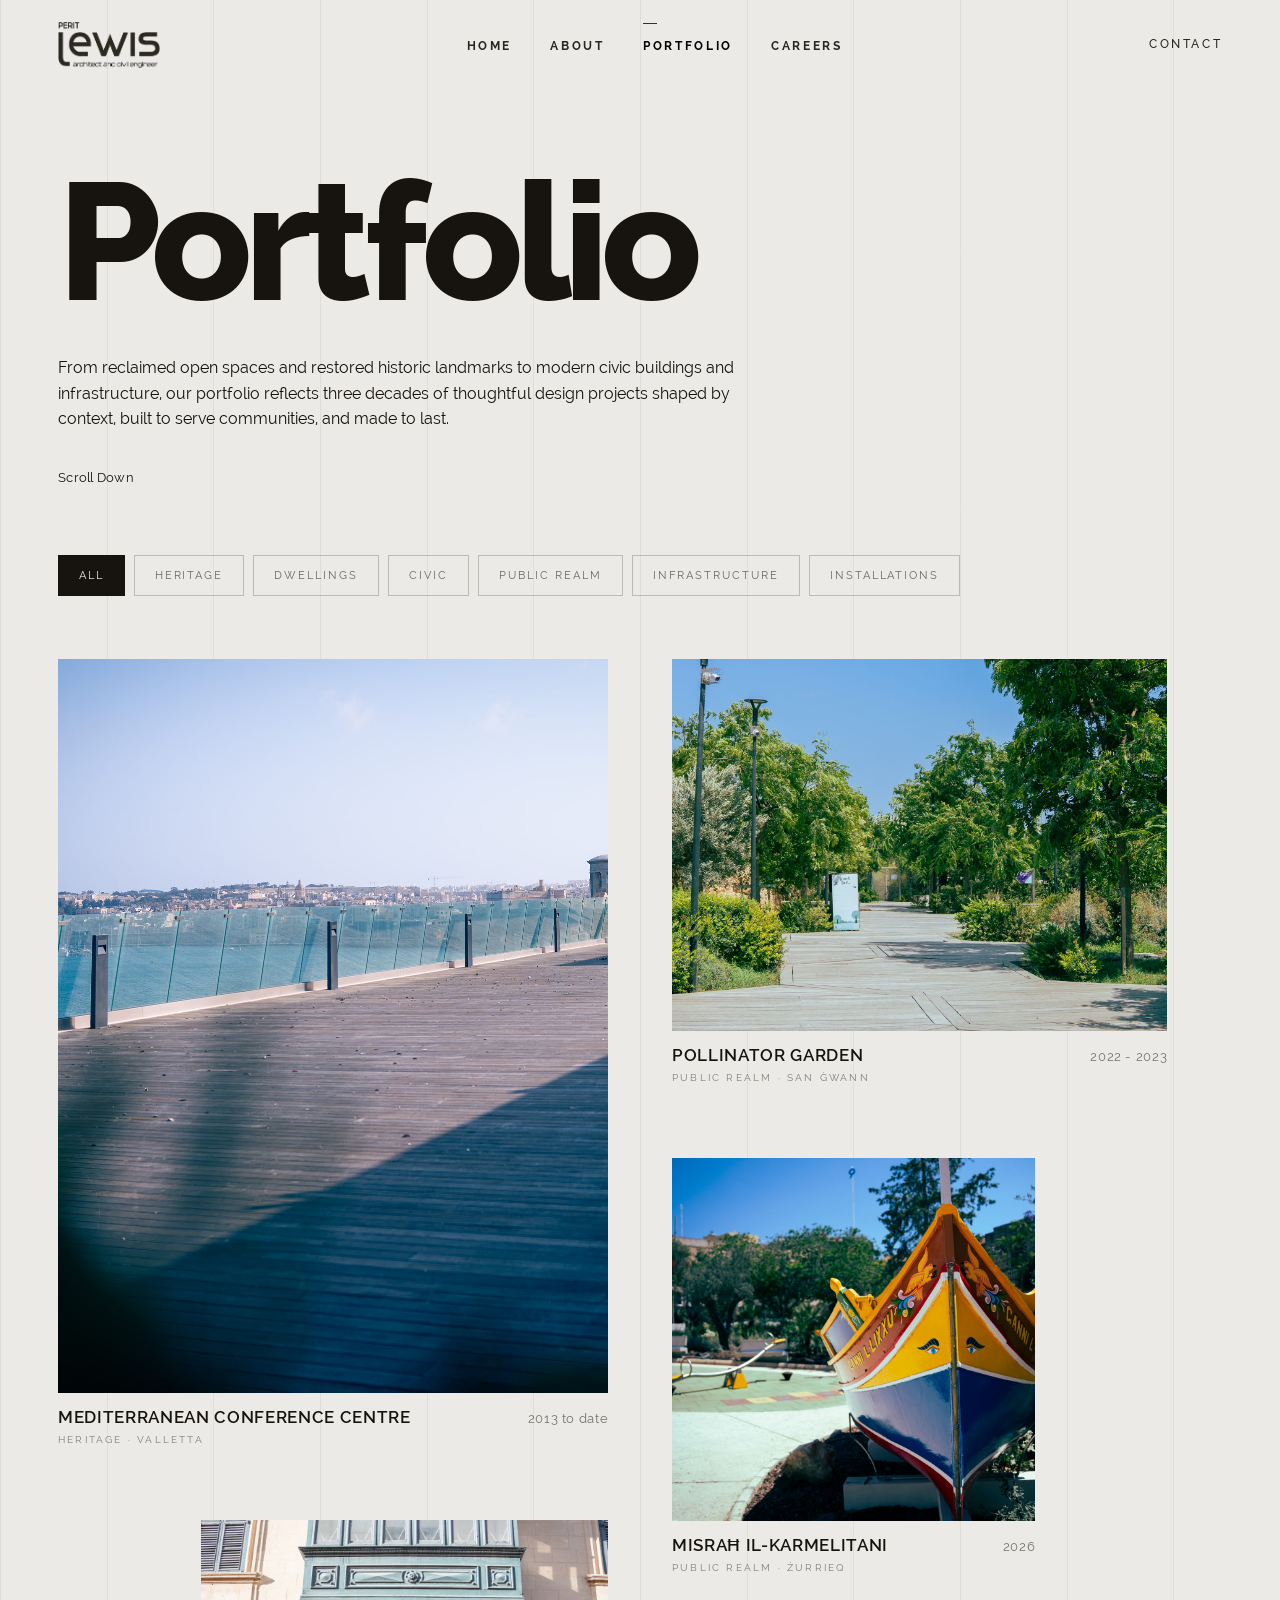
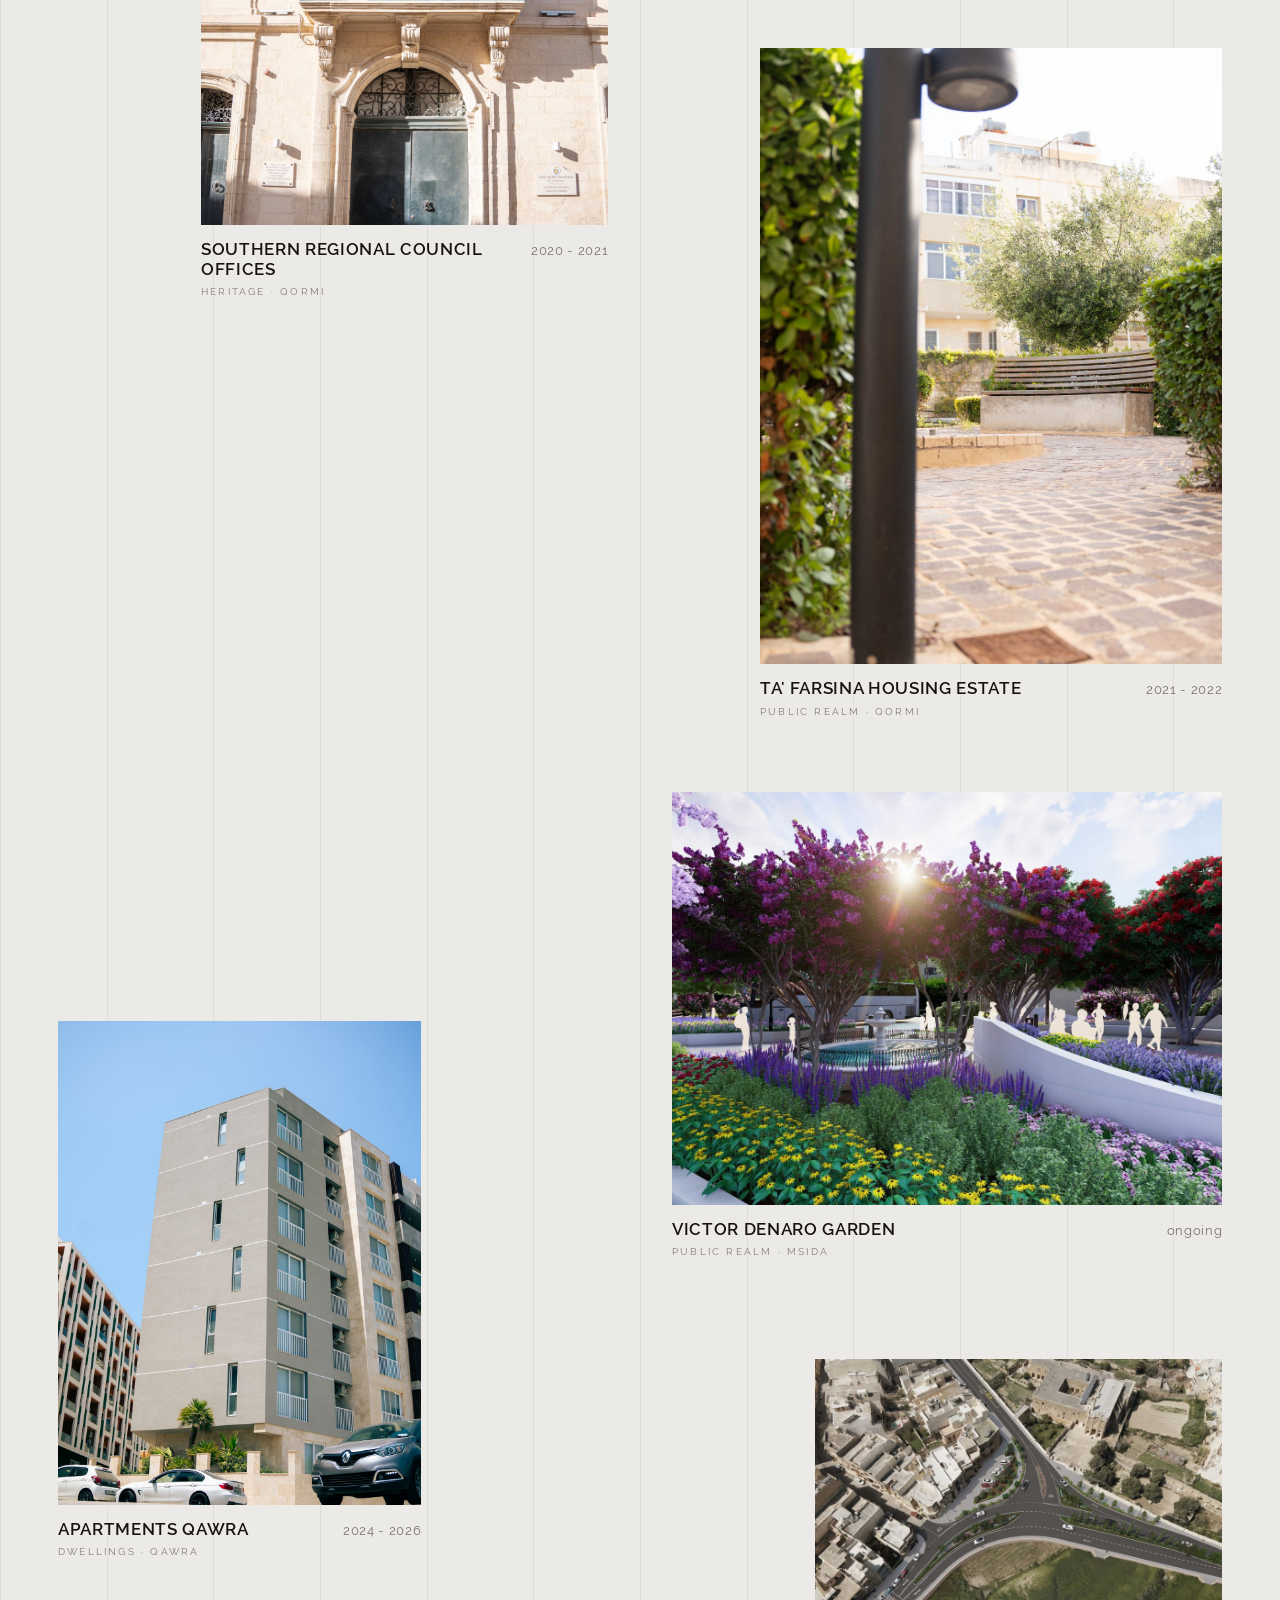
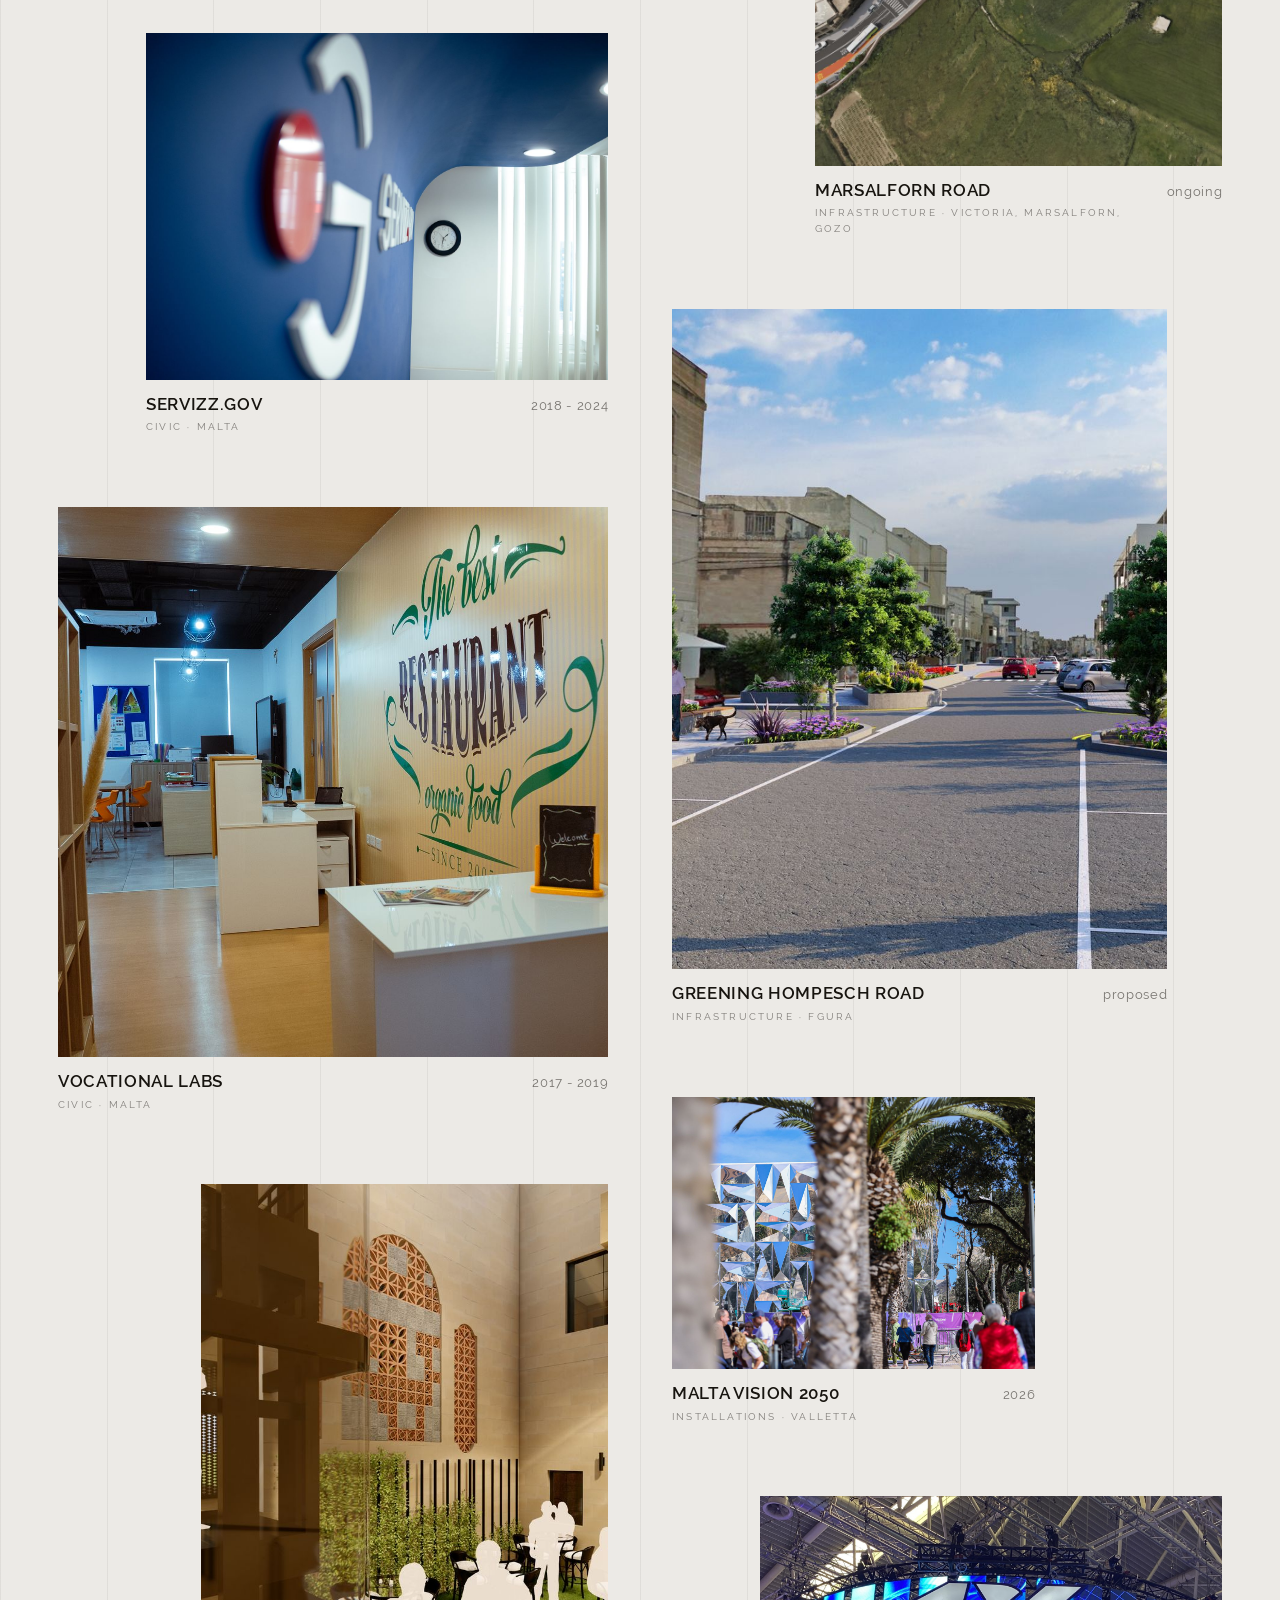
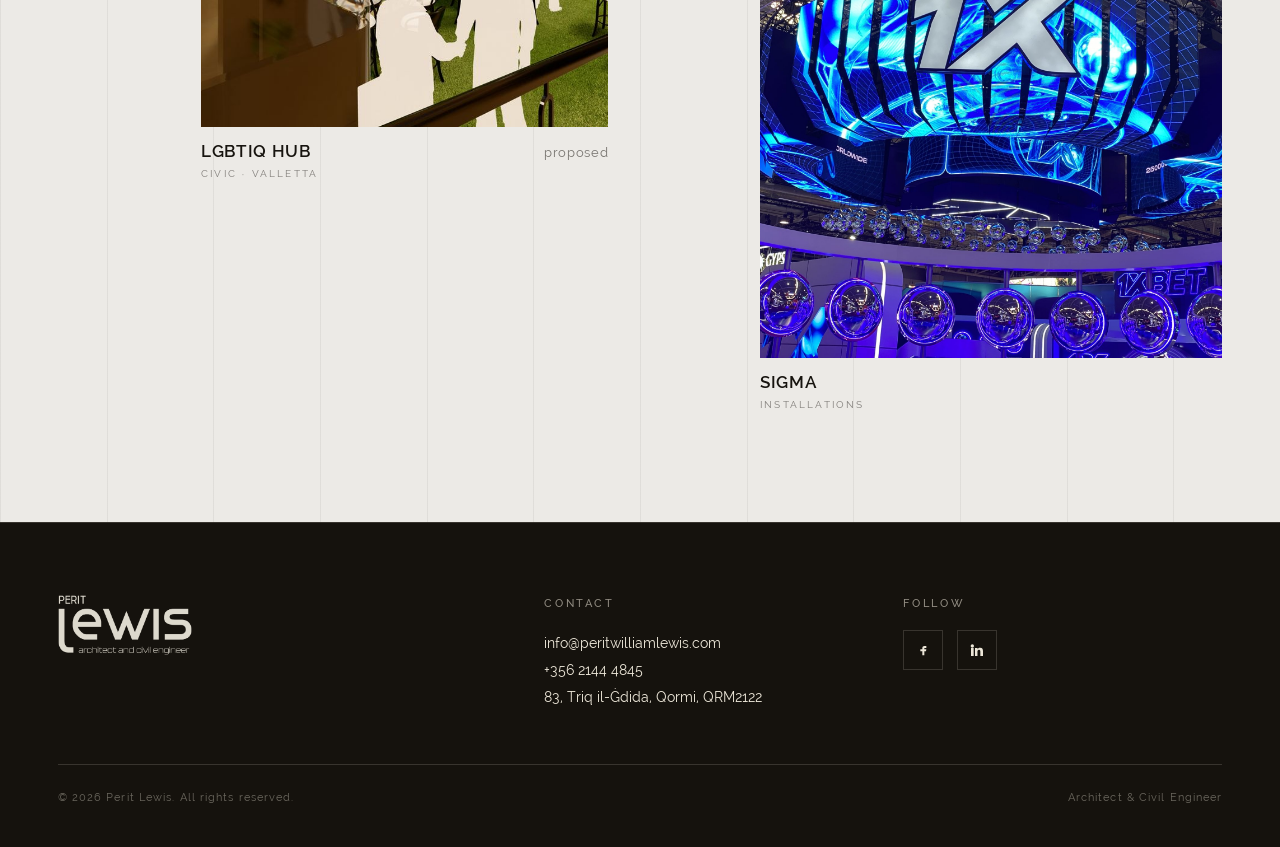
<file: portfolio.html>
<!DOCTYPE html>
<html lang="en">
<head>
<meta charset="utf-8">
<meta name="viewport" content="width=device-width,initial-scale=1">
<title>Portfolio — Perit Lewis</title>
<meta name="description" content="Selected projects by Perit William Lewis across restoration, open spaces, residences, infrastructure, buildings and structures.">
<link rel="stylesheet" href="assets/style.css?v=6">
</head>
<body class="light-page">

<header class="site-head">
  <a href="index.html" class="logo-link" aria-label="Perit Lewis"><img class="logo logo--light" src="assets/img/logo-light.png?v=3" alt="Perit Lewis — architect and civil engineer"><img class="logo logo--dark" src="assets/img/logo-dark.png?v=3" alt="Perit Lewis — architect and civil engineer"></a>
  <nav class="nav">
    <a href="index.html"><span class="n-main">Home</span></a>
    <a href="about.html"><span class="n-main">About</span></a>
    <a href="portfolio.html" class="active"><span class="n-main">Portfolio</span></a>
    <a href="careers.html"><span class="n-main">Careers</span></a>
  </nav>
  <div class="head-right">
    <a href="index.html#contact" class="contact label">Contact</a>
    <button class="menu-btn nav-toggle">Menu</button>
  </div>
</header>
<div class="drawer">
  <button class="close">Close ✕</button>
  <a href="index.html">home</a>
  <a href="about.html">about</a>
  <a href="portfolio.html">portfolio</a>
  <a href="careers.html">careers</a>
  <a href="index.html#contact">contact</a>
</div>

<!-- ===================== PORTFOLIO (light, gridded) ===================== -->
<div class="pf2">
  <div class="wrap">

    <!-- HERO -->
    <section class="pf2-hero">
      <div>
        <h1 class="pf2-title">Portfolio</h1>
        <div class="pf2-intro-row">
          <p class="pf2-lead">From reclaimed open spaces and restored historic landmarks to modern civic buildings and infrastructure, our portfolio reflects three decades of thoughtful design projects shaped by context, built to serve communities, and made to last.</p>
        </div>
      </div>
    </section>

    <div class="pf2-scroll">Scroll Down</div>

    <!-- FILTERS -->
    <div class="filters pf2-filters">
      <button class="filter active" data-cat="all">All</button>
      <button class="filter" data-cat="heritage">Heritage</button>
      <button class="filter" data-cat="dwellings">Dwellings</button>
      <button class="filter" data-cat="civic">Civic</button>
      <button class="filter" data-cat="realm">Public Realm</button>
      <button class="filter" data-cat="infrastructure">Infrastructure</button>
      <button class="filter" data-cat="installations">Installations</button>
    </div>

    <!-- STAGGERED GRID -->
    <div class="pf2-grid">

      <a class="pf2-card s-tall" data-cat="heritage" href="project.html?p=mcc">
        <div class="pf2-frame"><img src="assets/img/projects/mcc/cover.jpg" alt="" loading="lazy"><span class="pf2-view">View</span></div>
        <div class="pf2-meta"><div><div class="pf2-name">Mediterranean Conference Centre</div><span class="pf2-cat">Heritage · Valletta</span></div><div class="pf2-year">2013 to date</div></div>
      </a>

      <a class="pf2-card s-wide" data-cat="heritage" href="project.html?p=qormi-regional-council">
        <div class="pf2-frame"><img src="assets/img/projects/qormi-regional-council/main.jpg" alt="" loading="lazy"><span class="pf2-view">View</span></div>
        <div class="pf2-meta"><div><div class="pf2-name">Southern Regional Council Offices</div><span class="pf2-cat">Heritage · Qormi</span></div><div class="pf2-year">2020 - 2021</div></div>
      </a>

      <a class="pf2-card s-sq" data-cat="dwellings" href="project.html?p=qormi-townhouse">
        <div class="pf2-frame"><img src="assets/img/projects/qormi-townhouse/main.jpg" alt="" loading="lazy"><span class="pf2-view">View</span></div>
        <div class="pf2-meta"><div><div class="pf2-name">Qormi Town House</div><span class="pf2-cat">Dwellings · Qormi</span></div><div class="pf2-year">2022</div></div>
      </a>

      <a class="pf2-card s-tall" data-cat="dwellings" href="project.html?p=qawra-best">
        <div class="pf2-frame"><img src="assets/img/projects/qawra-best/cover.jpg" alt="" loading="lazy"><span class="pf2-view">View</span></div>
        <div class="pf2-meta"><div><div class="pf2-name">Apartments Qawra</div><span class="pf2-cat">Dwellings · Qawra</span></div><div class="pf2-year">2024 - 2026</div></div>
      </a>

      <a class="pf2-card s-wide" data-cat="civic" href="project.html?p=servizz-gov">
        <div class="pf2-frame"><img src="assets/img/projects/servizz-gov/08.jpg" alt="" loading="lazy"><span class="pf2-view">View</span></div>
        <div class="pf2-meta"><div><div class="pf2-name">Servizz.gov</div><span class="pf2-cat">Civic · Malta</span></div><div class="pf2-year">2018 - 2024</div></div>
      </a>

      <a class="pf2-card s-sq" data-cat="civic" href="project.html?p=school-labs">
        <div class="pf2-frame"><img src="assets/img/projects/school-labs/07.jpg" alt="" loading="lazy"><span class="pf2-view">View</span></div>
        <div class="pf2-meta"><div><div class="pf2-name">Vocational Labs</div><span class="pf2-cat">Civic · Malta</span></div><div class="pf2-year">2017 - 2019</div></div>
      </a>

      <a class="pf2-card s-tall" data-cat="civic" href="project.html?p=lgbtiq-hub">
        <div class="pf2-frame"><img src="assets/img/projects/lgbtiq-hub/01.jpg" alt="" loading="lazy"><span class="pf2-view">View</span></div>
        <div class="pf2-meta"><div><div class="pf2-name">LGBTIQ Hub</div><span class="pf2-cat">Civic · Valletta</span></div><div class="pf2-year">proposed</div></div>
      </a>

      <a class="pf2-card s-wide" data-cat="realm" href="project.html?p=pollinator-garden">
        <div class="pf2-frame"><img src="assets/img/projects/pollinator-garden/07.jpg" alt="" loading="lazy"><span class="pf2-view">View</span></div>
        <div class="pf2-meta"><div><div class="pf2-name">Pollinator Garden</div><span class="pf2-cat">Public Realm · San Ġwann</span></div><div class="pf2-year">2022 - 2023</div></div>
      </a>

      <a class="pf2-card s-sq" data-cat="realm" href="project.html?p=zurrieq-open-space">
        <div class="pf2-frame"><img src="assets/img/projects/zurrieq-open-space/01.jpg" alt="" loading="lazy"><span class="pf2-view">View</span></div>
        <div class="pf2-meta"><div><div class="pf2-name">Misraħ il-Karmelitani</div><span class="pf2-cat">Public Realm · Żurrieq</span></div><div class="pf2-year">2026</div></div>
      </a>

      <a class="pf2-card s-tall" data-cat="realm" href="project.html?p=ta-farsina">
        <div class="pf2-frame"><img src="assets/img/projects/ta-farsina/cover.jpg" alt="" loading="lazy"><span class="pf2-view">View</span></div>
        <div class="pf2-meta"><div><div class="pf2-name">Ta' Farsina Housing Estate</div><span class="pf2-cat">Public Realm · Qormi</span></div><div class="pf2-year">2021 - 2022</div></div>
      </a>

      <a class="pf2-card s-wide" data-cat="realm" href="project.html?p=victor-denaro">
        <div class="pf2-frame"><img src="assets/img/projects/victor-denaro/01.jpg" alt="" loading="lazy"><span class="pf2-view">View</span></div>
        <div class="pf2-meta"><div><div class="pf2-name">Victor Denaro Garden</div><span class="pf2-cat">Public Realm · Msida</span></div><div class="pf2-year">ongoing</div></div>
      </a>

      <a class="pf2-card s-sq" data-cat="infrastructure" href="project.html?p=marsalforn-road">
        <div class="pf2-frame"><img src="assets/img/projects/marsalforn-road/01.jpg" alt="" loading="lazy"><span class="pf2-view">View</span></div>
        <div class="pf2-meta"><div><div class="pf2-name">Marsalforn Road</div><span class="pf2-cat">Infrastructure · Victoria, Marsalforn, Gozo</span></div><div class="pf2-year">ongoing</div></div>
      </a>

      <a class="pf2-card s-tall" data-cat="infrastructure" href="project.html?p=hompesch-road">
        <div class="pf2-frame"><img src="assets/img/projects/hompesch-road/01.jpg" alt="" loading="lazy"><span class="pf2-view">View</span></div>
        <div class="pf2-meta"><div><div class="pf2-name">Greening Hompesch Road</div><span class="pf2-cat">Infrastructure · Fgura</span></div><div class="pf2-year">proposed</div></div>
      </a>

      <a class="pf2-card s-wide" data-cat="installations" href="project.html?p=vision">
        <div class="pf2-frame"><img src="assets/img/projects/vision/01.jpg" alt="" loading="lazy"><span class="pf2-view">View</span></div>
        <div class="pf2-meta"><div><div class="pf2-name">Malta Vision 2050</div><span class="pf2-cat">Installations · Valletta</span></div><div class="pf2-year">2026</div></div>
      </a>

      <a class="pf2-card s-sq" data-cat="installations" href="project.html?p=sigma">
        <div class="pf2-frame"><img src="assets/img/projects/sigma/01.jpg" alt="" loading="lazy"><span class="pf2-view">View</span></div>
        <div class="pf2-meta"><div><div class="pf2-name">Sigma</div><span class="pf2-cat">Installations</span></div><div class="pf2-year"></div></div>
      </a>


    </div>
  </div>
</div>

<!-- FOOTER -->
<footer class="site-foot">
  <div class="foot-grid">
    <div class="foot-col"><a href="index.html" class="logo-link" aria-label="Perit Lewis"><img class="logo" src="assets/img/logo-light.png?v=3" alt="Perit Lewis — architect and civil engineer"></a></div>
    <div class="foot-col"><h4>Contact</h4>
      <a href="mailto:info@peritwilliamlewis.com">info@peritwilliamlewis.com</a>
      <a href="tel:+35621444845">+356 2144 4845</a>
      <a href="https://www.google.com/maps/search/?api=1&amp;query=83+Triq+il-Gdida+Qormi+QRM2122+Malta" target="_blank" rel="noopener">83, Triq il-Ġdida, Qormi, QRM2122</a></div>
    <div class="foot-col"><h4>Follow</h4>
      <div class="socials">
        <a href="#" aria-label="Facebook"><svg viewBox="0 0 24 24"><path d="M14 9h3V6h-3c-1.7 0-3 1.3-3 3v2H8v3h3v6h3v-6h2.5l.5-3H14V9.5c0-.3.2-.5.5-.5z"/></svg></a>
        <a href="#" aria-label="LinkedIn"><svg viewBox="0 0 24 24"><path d="M4.98 3.5A2.5 2.5 0 1 0 5 8.5a2.5 2.5 0 0 0 0-5zM3 9h4v12H3zM9 9h3.8v1.7h.05c.53-1 1.83-2.05 3.77-2.05C20.4 8.65 21 11 21 14.1V21h-4v-6.1c0-1.45-.03-3.3-2-3.3s-2.3 1.57-2.3 3.2V21H9z"/></svg></a>
      </div>
    </div>
  </div>
  <div class="foot-bottom"><span>© 2026 Perit Lewis. All rights reserved.</span><span>Architect &amp; Civil Engineer</span></div>
</footer>

<script src="assets/site.js?v=4"></script>
</body>
</html>
</file>
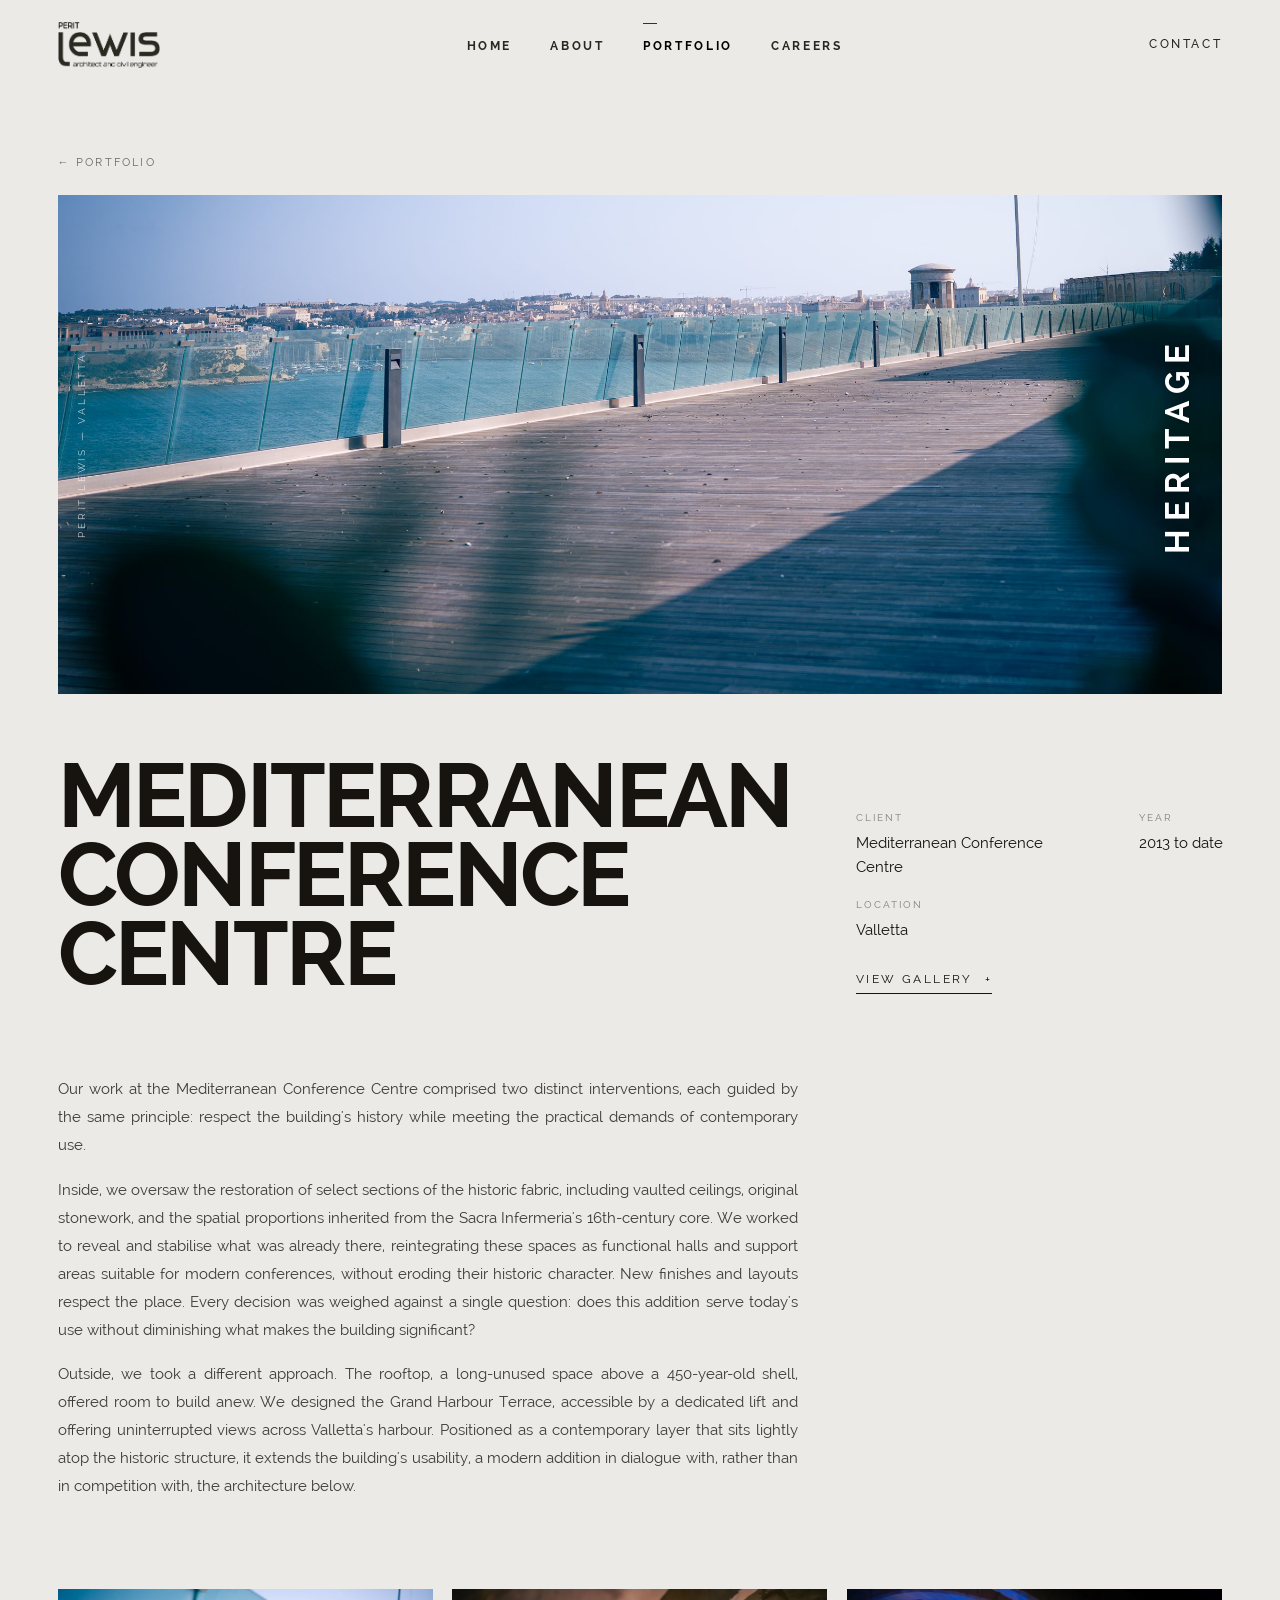
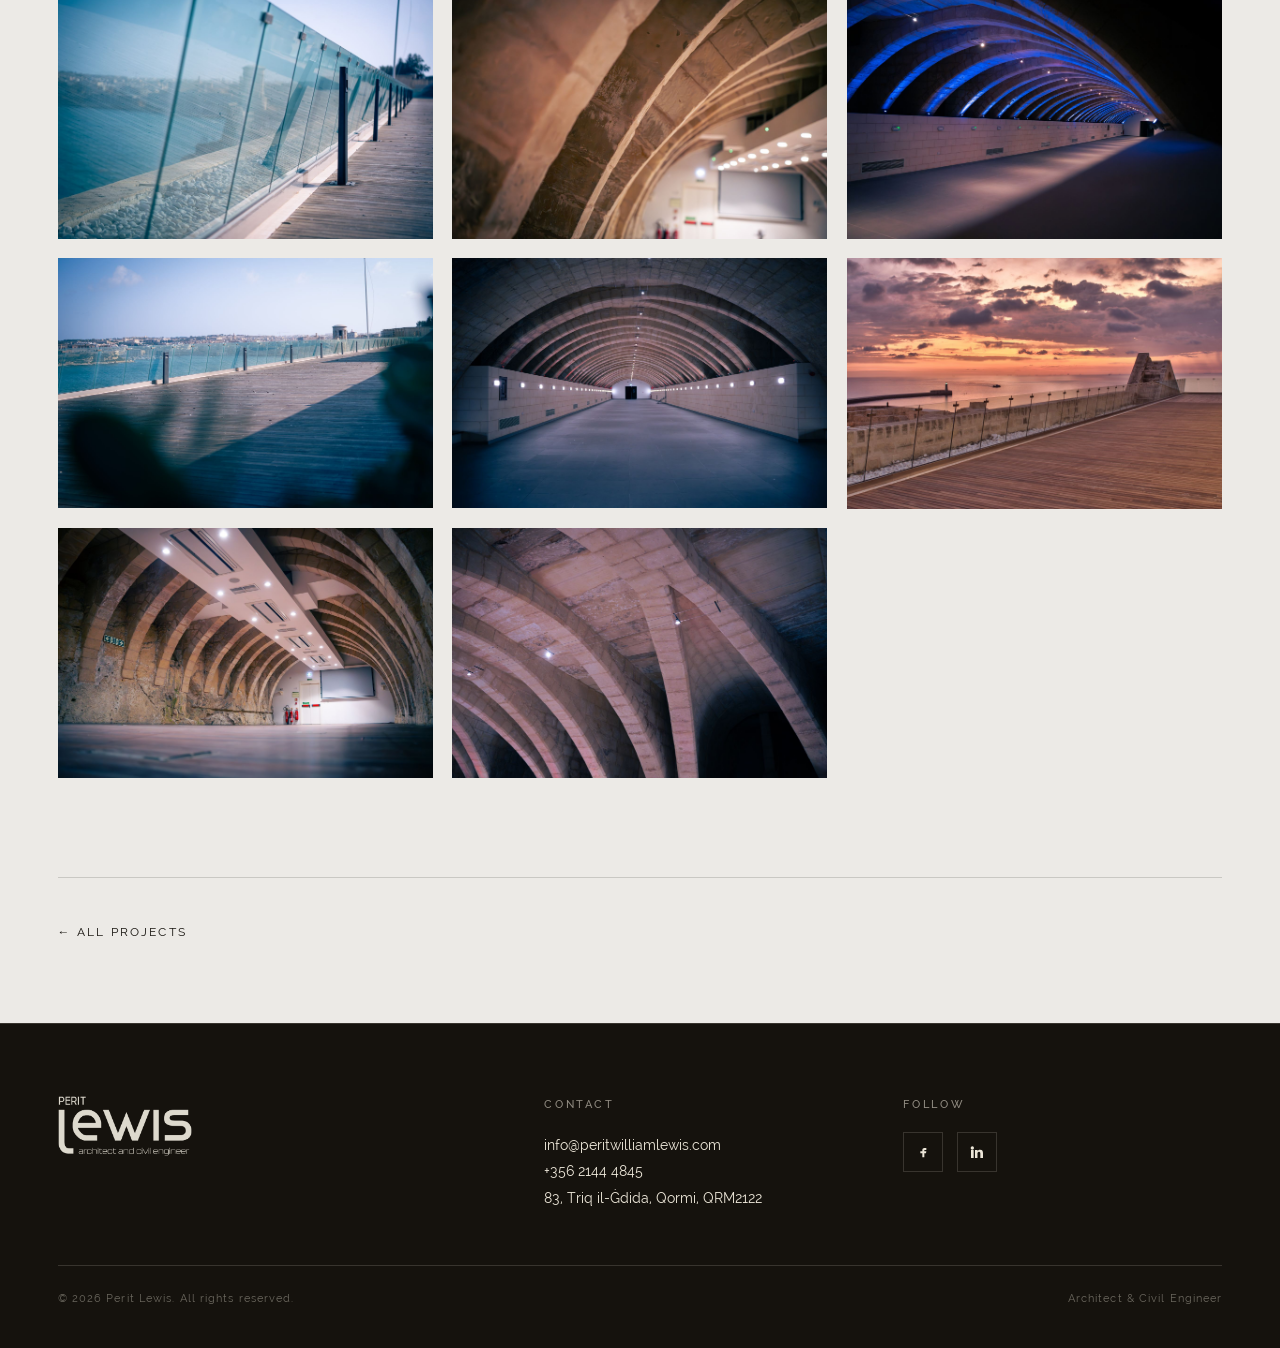
<file: project.html>
<!DOCTYPE html>
<html lang="en">
<head>
<meta charset="utf-8">
<meta name="viewport" content="width=device-width,initial-scale=1">
<title>Project — Perit Lewis</title>
<meta name="description" content="Project by Perit William Lewis, architect and civil engineer.">
<link rel="stylesheet" href="assets/style.css?v=6">
</head>
<body class="light-page">

<header class="site-head">
  <a href="index.html" class="logo-link" aria-label="Perit Lewis"><img class="logo logo--light" src="assets/img/logo-light.png?v=3" alt="Perit Lewis — architect and civil engineer"><img class="logo logo--dark" src="assets/img/logo-dark.png?v=3" alt="Perit Lewis — architect and civil engineer"></a>
  <nav class="nav">
    <a href="index.html"><span class="n-main">Home</span></a>
    <a href="about.html"><span class="n-main">About</span></a>
    <a href="portfolio.html" class="active"><span class="n-main">Portfolio</span></a>
    <a href="careers.html"><span class="n-main">Careers</span></a>
  </nav>
  <div class="head-right">
    <a href="index.html#contact" class="contact label">Contact</a>
    <button class="menu-btn nav-toggle">Menu</button>
  </div>
</header>
<div class="drawer">
  <button class="close">Close ✕</button>
  <a href="index.html">home</a>
  <a href="about.html">about</a>
  <a href="portfolio.html">portfolio</a>
  <a href="careers.html">careers</a>
  <a href="index.html#contact">contact</a>
</div>

<!-- ===================== PROJECT DETAIL (populated by JS) ===================== -->
<div class="pp"><div class="wrap" id="ppRoot"></div></div>

<!-- FOOTER -->
<footer class="site-foot">
  <div class="foot-grid">
    <div class="foot-col"><a href="index.html" class="logo-link" aria-label="Perit Lewis"><img class="logo" src="assets/img/logo-light.png?v=3" alt="Perit Lewis — architect and civil engineer"></a></div>
    <div class="foot-col"><h4>Contact</h4>
      <a href="mailto:info@peritwilliamlewis.com">info@peritwilliamlewis.com</a>
      <a href="tel:+35621444845">+356 2144 4845</a>
      <a href="https://www.google.com/maps/search/?api=1&amp;query=83+Triq+il-Gdida+Qormi+QRM2122+Malta" target="_blank" rel="noopener">83, Triq il-Ġdida, Qormi, QRM2122</a></div>
    <div class="foot-col"><h4>Follow</h4>
      <div class="socials">
        <a href="#" aria-label="Facebook"><svg viewBox="0 0 24 24"><path d="M14 9h3V6h-3c-1.7 0-3 1.3-3 3v2H8v3h3v6h3v-6h2.5l.5-3H14V9.5c0-.3.2-.5.5-.5z"/></svg></a>
        <a href="#" aria-label="LinkedIn"><svg viewBox="0 0 24 24"><path d="M4.98 3.5A2.5 2.5 0 1 0 5 8.5a2.5 2.5 0 0 0 0-5zM3 9h4v12H3zM9 9h3.8v1.7h.05c.53-1 1.83-2.05 3.77-2.05C20.4 8.65 21 11 21 14.1V21h-4v-6.1c0-1.45-.03-3.3-2-3.3s-2.3 1.57-2.3 3.2V21H9z"/></svg></a>
      </div>
    </div>
  </div>
  <div class="foot-bottom"><span>© 2026 Perit Lewis. All rights reserved.</span><span>Architect &amp; Civil Engineer</span></div>
</footer>

<script src="assets/projects-data.js?v=7"></script>
<script>
(function(){
  function esc(s){return String(s).replace(/[&<>"]/g,function(c){return{'&':'&amp;','<':'&lt;','>':'&gt;','"':'&quot;'}[c];});}
  var slug=new URLSearchParams(location.search).get('p');
  if(!slug || !window.PROJECTS[slug]) slug=window.PROJECT_ORDER[0];
  var p=window.PROJECTS[slug];
  document.title=p.name+" — Perit Lewis";
  var narr = String(p.narrative||'').split(/\n\n+/).map(function(t){return '<p>'+esc(t.trim())+'</p>';}).join('');
  var gal = p.images.map(function(src){
    return '<div class="g"><img src="'+src+'" alt="" loading="lazy"></div>';
  }).join('');
  document.getElementById('ppRoot').innerHTML =
    '<a href="portfolio.html" class="pp-back">← Portfolio</a>'
  + (p.cover ? '<figure class="pp-hero"><img src="'+p.cover+'" alt="'+esc(p.name)+'">'
  +   '<figcaption class="vname">'+esc(p.category)+'</figcaption>'
  +   '<span class="vurl">Perit Lewis'+(p.location?' — '+esc(p.location):'')+'</span></figure>' : '')
  + '<section class="pp-head"><h1 class="pp-title">'+esc(p.name)+'</h1><div>'
  +   '<div class="pp-specs">'
  +     (p.client ? '<div class="pp-spec"><div class="k">Client</div><div class="v">'+esc(p.client)+'</div></div>' : '')
  +     (p.year ? '<div class="pp-spec"><div class="k">Year</div><div class="v">'+esc(p.year)+'</div></div>' : '')
  +     (p.location ? '<div class="pp-spec"><div class="k">Location</div><div class="v">'+esc(p.location)+'</div></div>' : '')
  +   '</div>'
  +   (p.images.length ? '<a href="#gallery" class="pp-explore">View gallery <span class="arr">+</span></a>' : '')+'</div></section>'
  + '<section class="pp-narrative">'+narr+'</section>'
  + '<section class="pp-gallery" id="gallery">'+gal+'</section>'
  + '<nav class="pp-next"><a href="portfolio.html">← All Projects</a></nav>';
})();
</script>
<script src="assets/site.js?v=4"></script>
</body>
</html>
</file>
<file: assets/style.css>
/* =================================================================
   PERIT LEWIS — Architect & Civil Engineer
   Shared stylesheet · luxury / cinematic direction
   Palette: dark + taupe blend · Type: Kallisto (with fallbacks)
   ================================================================= */

/* ---- Fonts ------------------------------------------------------
   Raleway (self-hosted, primary) + Cormorant Garamond (serif display)
----------------------------------------------------------------- */
@font-face{font-family:'Raleway';font-weight:200;font-style:normal;font-display:swap;src:url('fonts/raleway-200.woff2') format('woff2')}
@font-face{font-family:'Raleway';font-weight:300;font-style:normal;font-display:swap;src:url('fonts/raleway-300.woff2') format('woff2')}
@font-face{font-family:'Raleway';font-weight:400;font-style:normal;font-display:swap;src:url('fonts/raleway-400.woff2') format('woff2')}
@font-face{font-family:'Raleway';font-weight:500;font-style:normal;font-display:swap;src:url('fonts/raleway-500.woff2') format('woff2')}
@font-face{font-family:'Raleway';font-weight:600;font-style:normal;font-display:swap;src:url('fonts/raleway-600.woff2') format('woff2')}
@font-face{font-family:'Raleway';font-weight:700;font-style:normal;font-display:swap;src:url('fonts/raleway-700.woff2') format('woff2')}
@font-face{font-family:'Raleway';font-weight:800;font-style:normal;font-display:swap;src:url('fonts/raleway-800.woff2') format('woff2')}

:root{
  /* Dark cinematic */
  --ink:        #15120d;
  --ink-2:      #1d1812;
  --ink-3:      #272017;

  /* Warm taupe / stone (from the logo) */
  --stone:      #cfc6b4;
  --stone-2:    #bcb29c;
  --stone-deep: #8f8672;
  --paper:      #d9d2c3;   /* light content sections */
  --paper-2:    #cdc5b4;

  /* Text */
  --on-dark:    #ece6d8;
  --on-dark-mut:rgba(236,230,216,.58);
  --on-dark-fnt:rgba(236,230,216,.40);
  --on-paper:   #2a2620;
  --on-paper-mut:#6c6557;

  --line-dark:  rgba(236,230,216,.16);
  --line-paper: rgba(42,38,32,.18);

  --font: 'Raleway',-apple-system,Segoe UI,sans-serif;
  --serif: 'Raleway',-apple-system,Segoe UI,sans-serif;  /* display now Raleway too */
  /* note: former serif-italic display elements are set to normal style in CSS below */

  /* deep oxblood accent */
  --wine:   #5a201b;
  --wine-2: #471913;
  --on-wine:#f0e7d8;

  --maxw: 1480px;
  --gutter: clamp(22px,4.5vw,70px);
  --ease: cubic-bezier(.22,.61,.36,1);
}

*{box-sizing:border-box;margin:0;padding:0}
html{scroll-behavior:smooth}
body{
  font-family:var(--font);
  background:var(--ink);
  color:var(--on-dark);
  -webkit-font-smoothing:antialiased;
  line-height:1.6;
  overflow-x:hidden;
}
img{display:block;max-width:100%}
a{color:inherit;text-decoration:none}

/* ---------- Typographic helpers ---------- */
.label{
  font-size:11px;
  letter-spacing:.28em;
  text-transform:uppercase;
  font-weight:500;
}
.label--mut{color:var(--on-dark-mut)}
.serif-off{font-feature-settings:"ss01"}

h1,h2,h3{font-weight:600;line-height:1.04;letter-spacing:-.01em}
/* Raleway has no italic face loaded — keep display headings upright */
.stack-head,.na-big,.ed-head,.statement .q,.na-dark .sub,.na-card h3{font-style:normal}
.display{
  font-weight:300;
  letter-spacing:-.02em;
  line-height:1.0;
}

/* ===========================================================
   HEADER / NAV
   =========================================================== */
.site-head{
  position:fixed;inset:0 0 auto 0;z-index:50;
  display:flex;align-items:center;justify-content:space-between;
  padding:22px var(--gutter);
  mix-blend-mode:normal;
  transition:background .5s var(--ease),padding .5s var(--ease);
}
.site-head.solid{background:rgba(21,18,13,.82);backdrop-filter:blur(14px);padding-top:16px;padding-bottom:16px}

/* logo image */
.logo-link{display:inline-block;line-height:0}
.logo{height:46px;width:auto;display:block}
.logo--dark{display:none}
.site-foot .logo{height:60px}
@media(max-width:560px){.logo{height:40px}}

/* header over a light section: brown text + dark logo */
.site-head.on-light .n-main,
.site-head.on-light .head-right .contact,
.site-head.on-light .menu-btn{color:var(--on-paper)}
.site-head.on-light .n-sub{color:var(--on-paper-mut)}
.site-head.on-light .menu-btn{border-color:var(--line-paper)}
.site-head.on-light .menu-btn:hover{background:var(--on-paper);color:var(--paper)}
.site-head.on-light .nav a:hover .n-main,
.site-head.on-light .nav a.active .n-main{color:#000}
.site-head.on-light .nav a.active::after{background:var(--wine)}
.site-head.on-light .logo--light{display:none}
.site-head.on-light .logo--dark{display:block}

/* wordmark (recreated logo) */
.wordmark{line-height:.86;display:inline-block}
.wordmark .pre{
  display:block;font-size:10px;letter-spacing:.42em;font-weight:600;
  padding-left:.18em;color:var(--on-dark)
}
.wordmark .name{
  display:block;font-size:30px;font-weight:700;letter-spacing:-.03em;
  text-transform:lowercase;color:var(--on-dark)
}
.wordmark .sub{
  display:block;font-size:7.5px;letter-spacing:.30em;text-transform:lowercase;
  color:var(--on-dark-mut);padding-left:.2em;margin-top:2px
}

.nav{display:flex;gap:clamp(24px,3vw,52px);align-items:flex-start}
.nav a{position:relative}
.nav .n-main{font-size:12px;letter-spacing:.22em;text-transform:uppercase;font-weight:700}
.nav .n-sub{display:block;font-size:8.5px;letter-spacing:.16em;text-transform:uppercase;color:var(--on-dark-fnt);margin-top:5px;max-width:150px}
.nav a:hover .n-main{color:#fff}
.nav a.active .n-main{color:#fff}
.nav a.active::after{content:"";position:absolute;left:0;top:-9px;width:14px;height:1px;background:var(--stone)}

.head-right{display:flex;align-items:center;gap:22px}
.head-right .contact{font-size:12px;letter-spacing:.22em;text-transform:uppercase}
.menu-btn{
  border:1px solid var(--line-dark);background:transparent;color:var(--on-dark);
  font:inherit;font-size:11px;letter-spacing:.22em;text-transform:uppercase;
  padding:11px 18px;cursor:pointer;transition:.35s var(--ease)
}
.menu-btn:hover{background:var(--on-dark);color:var(--ink)}
.nav-toggle{display:none}

/* mobile drawer */
@media(max-width:1040px){
  .nav,.head-right .contact{display:none}
  .nav-toggle{display:inline-flex}
  .drawer{
    position:fixed;inset:0;z-index:60;background:var(--ink);
    transform:translateY(-100%);transition:transform .6s var(--ease);
    display:flex;flex-direction:column;justify-content:center;padding:var(--gutter);gap:8px
  }
  .drawer.open{transform:translateY(0)}
  .drawer a{font-size:34px;font-weight:300;letter-spacing:-.02em;text-transform:lowercase;padding:10px 0;border-bottom:1px solid var(--line-dark)}
  .drawer a .n-sub{font-size:10px;letter-spacing:.18em;text-transform:uppercase;color:var(--on-dark-mut);display:block;margin-top:4px}
  .drawer .close{position:absolute;top:24px;right:var(--gutter);background:none;border:none;color:var(--on-dark);font-size:13px;letter-spacing:.2em;text-transform:uppercase;cursor:pointer}
}
@media(min-width:1041px){.drawer{display:none}}

/* ===========================================================
   PLACEHOLDER IMAGERY
   Real photos are assigned by site.js (data-kw / category).
   The warm gradient below is the fallback if an image fails,
   and ::before lays a cinematic dark grade over every photo.
   Swap each .ph for a real <img> when your photos arrive.
   =========================================================== */
.ph{
  position:relative;overflow:hidden;
  background-color:var(--ink);
  background-size:cover;background-position:center;
  display:flex;align-items:center;justify-content:center;
}
.ph::before{               /* subtle neutral vignette for depth + legibility */
  content:"";position:absolute;inset:0;z-index:1;pointer-events:none;
  background:linear-gradient(160deg,rgba(21,18,13,0) 35%,rgba(21,18,13,.30) 100%);
}
.ph .mark{display:none}    /* diamond hidden once real imagery is in */

/* ===========================================================
   HERO (home + page heads)
   =========================================================== */
.hero{position:relative;height:100svh;min-height:620px;display:flex;flex-direction:column;justify-content:flex-end}
.hero .ph{position:absolute;inset:0}
.hero-media{position:absolute;inset:0;overflow:hidden;background:var(--ink)}
.hero-bg{position:absolute;inset:0;width:100%;height:100%;object-fit:cover;object-position:center}
.hero::after{content:"";position:absolute;inset:0;z-index:1;
  background:
    linear-gradient(to top,rgba(21,18,13,.88) 0%,rgba(40,32,23,.18) 45%,rgba(21,18,13,.5) 100%),
    linear-gradient(120deg,rgba(143,134,114,.20) 0%,rgba(143,134,114,0) 55%)}
.hero-inner{position:relative;z-index:2;padding:0 var(--gutter) clamp(34px,6vh,64px);display:grid;grid-template-columns:1fr auto;align-items:end;gap:30px}
.hero-counter{position:absolute;left:var(--gutter);bottom:46%;z-index:2;font-size:13px;letter-spacing:.2em}
.hero-counter b{font-weight:600}
.hero-counter span{color:var(--on-dark-mut)}
.hero h1{font-weight:300;font-size:clamp(34px,5.4vw,76px);letter-spacing:-.02em}
.hero h1 small{display:block;font-size:.42em;font-weight:300;color:var(--on-dark-mut);letter-spacing:0;margin-top:.4em}
.hero-desc{max-width:340px;font-size:13.5px;color:var(--on-dark-mut);line-height:1.7}
.view-project{font-size:13px;letter-spacing:.04em;border-bottom:1px solid var(--stone);padding-bottom:4px;white-space:nowrap;transition:.35s}
.view-project:hover{color:#fff;border-color:#fff}
.scroll-cue{position:absolute;right:var(--gutter);bottom:clamp(34px,6vh,64px);z-index:2;font-size:11px;letter-spacing:.24em;color:var(--on-dark-mut)}
.hero-dots{position:absolute;left:var(--gutter);bottom:clamp(34px,6vh,64px);z-index:2;display:flex;gap:7px}
.hero-dots i{width:18px;height:2px;background:rgba(255,255,255,.25)}
.hero-dots i.on{background:var(--stone)}
/* minimal down-chevron scroll cue */
.hero-chevron{position:absolute;left:50%;bottom:30px;z-index:4;transform:translateX(-50%);
  color:#fff;opacity:.95;animation:chevBounce 2.2s ease-in-out infinite}
.hero-chevron svg{display:block;width:40px;height:auto;fill:none;stroke:currentColor;stroke-width:2;stroke-linecap:round;stroke-linejoin:round;filter:drop-shadow(0 2px 6px rgba(0,0,0,.55))}
.hero-chevron:hover{opacity:1}
@keyframes chevBounce{0%,100%{transform:translate(-50%,0)}50%{transform:translate(-50%,7px)}}
@media (prefers-reduced-motion: reduce){.hero-chevron{animation:none}}

/* ===========================================================
   SECTIONS
   =========================================================== */
section{position:relative}
.wrap{max-width:var(--maxw);margin:0 auto;padding-left:var(--gutter);padding-right:var(--gutter)}
.pad{padding-top:clamp(80px,12vh,150px);padding-bottom:clamp(80px,12vh,150px)}
.paper{background:var(--paper);color:var(--on-paper)}
.paper .label--mut{color:var(--on-paper-mut)}
.paper .line{background:var(--line-paper)}
.dark{background:var(--ink)}

.eyebrow{display:flex;align-items:center;gap:14px;margin-bottom:30px}
.eyebrow .line{flex:1;height:1px;background:var(--line-dark)}
.paper .eyebrow .line{background:var(--line-paper)}

.lead{font-weight:300;font-size:clamp(24px,3.2vw,46px);line-height:1.18;letter-spacing:-.015em;max-width:18ch}
.two-col{display:grid;grid-template-columns:1fr 1fr;gap:clamp(30px,6vw,90px);align-items:start}
@media(max-width:820px){.two-col{grid-template-columns:1fr;gap:40px}}
.body p{font-size:15.5px;line-height:1.85;color:inherit;opacity:.85;margin-bottom:1.2em;max-width:60ch}
.placeholder-note{font-size:11px;letter-spacing:.04em;color:var(--on-paper-mut);font-style:italic;opacity:.8}
.dark .placeholder-note{color:var(--on-dark-fnt)}

/* featured projects strip */
.feat-grid{display:grid;grid-template-columns:repeat(12,1fr);gap:clamp(12px,1.6vw,22px)}
.feat{grid-column:span 6;cursor:pointer}
.feat:first-child{grid-column:span 6}
.feat .ph{aspect-ratio:4/3}
.feat-meta{display:flex;justify-content:space-between;align-items:baseline;margin-top:16px;gap:16px}
.feat-meta .ttl{font-size:18px;font-weight:500}
.feat-meta .loc{font-size:12px;color:var(--on-dark-mut);letter-spacing:.04em}
.feat .cat{font-size:10px;letter-spacing:.22em;text-transform:uppercase;color:var(--on-dark-fnt);margin-top:6px}
@media(max-width:720px){.feat{grid-column:span 12!important}}

/* portfolio editorial banner (home) */
.pf-stage{position:relative;overflow:hidden;min-height:68svh;display:flex;align-items:center;background:var(--ink)}
.pf-bg{position:absolute;inset:0;background-size:cover;background-position:center;opacity:0;
  transition:opacity .65s var(--ease);will-change:opacity}
.pf-bg.show{opacity:1}
.pf-overlay{position:absolute;inset:0;pointer-events:none;
  background:
    linear-gradient(to top,rgba(15,12,9,.88) 0%,rgba(15,12,9,.42) 55%,rgba(15,12,9,.58) 100%),
    linear-gradient(120deg,rgba(86,52,32,.30) 0%,rgba(15,12,9,0) 60%)}  /* warm tint */
.pf-content{position:relative;z-index:2;width:100%;max-width:var(--maxw);margin:0 auto;
  padding:0 var(--gutter);
  display:flex;justify-content:space-between;align-items:center;gap:clamp(30px,5vw,80px);flex-wrap:wrap}
.pf-pre{display:block;font-size:11px;letter-spacing:.30em;text-transform:uppercase;color:var(--on-dark-mut);margin-bottom:16px}
.pf-title{font-size:clamp(56px,9.5vw,150px);font-weight:700;letter-spacing:-.035em;line-height:.86}
.pf-list{list-style:none;min-width:min(420px,100%)}
.pf-list a{display:grid;grid-template-columns:2.6em auto;gap:0 22px;align-items:baseline;
  padding:5px 0;color:var(--on-dark);transition:opacity .3s var(--ease)}
.pf-list .n{font-size:13px;color:var(--on-dark-mut)}
.pf-list .nm{font-weight:600;font-size:clamp(16px,1.6vw,22px);letter-spacing:.02em;text-transform:uppercase}
.pf-list .ds{display:none}
.pf-list:hover a:not(:hover){opacity:.4}
.pf-list a:hover .nm{color:#fff}
@media(max-width:760px){
  .pf-content{flex-direction:column;align-items:flex-start}
}

/* CTAs */
.cta-row{display:flex;flex-wrap:wrap;gap:18px;margin-top:40px}
.btn{
  display:inline-flex;align-items:center;gap:12px;
  border:1px solid var(--line-dark);padding:18px 30px;
  font-size:12px;letter-spacing:.2em;text-transform:uppercase;
  transition:.4s var(--ease)
}
.btn .arr{transition:transform .4s var(--ease)}
.btn:hover{background:var(--on-dark);color:var(--ink);border-color:var(--on-dark)}
.btn:hover .arr{transform:translateX(6px)}
.btn--solid{background:var(--stone);color:var(--ink);border-color:var(--stone)}
.btn--solid:hover{background:#fff;border-color:#fff}
.paper .btn{border-color:var(--line-paper)}
.paper .btn:hover{background:var(--ink);color:var(--on-dark)}

/* tagline + enquiry form */
.cta-block{align-items:start}
.cta-title{font-weight:300;font-size:clamp(34px,5.6vw,82px);line-height:1.0;letter-spacing:-.02em;max-width:13ch}
.cta-intro{font-size:14px;color:var(--on-dark-mut);line-height:1.7;max-width:34ch;margin-bottom:40px}
.lead-form .field{margin-bottom:28px}
.lead-form label{display:block;font-size:11px;letter-spacing:.2em;text-transform:uppercase;color:var(--on-dark-mut);margin-bottom:10px}
.lead-form input,.lead-form textarea{width:100%;background:transparent;border:0;border-bottom:1px solid var(--line-dark);color:var(--on-dark);font:inherit;font-size:18px;font-weight:300;padding:4px 0 12px;outline:none;transition:border-color .3s var(--ease)}
.lead-form textarea{resize:vertical;min-height:70px;line-height:1.5}
.lead-form input::placeholder,.lead-form textarea::placeholder{color:var(--on-dark-fnt)}
.lead-form input:focus,.lead-form textarea:focus{border-color:var(--stone)}
.form-submit{margin:6px 0 0 auto;display:flex;align-items:center;gap:14px;background:none;border:0;color:var(--on-dark);font:inherit;font-size:12px;letter-spacing:.2em;text-transform:uppercase;cursor:pointer;transition:color .3s}
.form-submit .arr{font-size:26px;line-height:1;transition:transform .35s var(--ease)}
.form-submit:hover{color:#fff}
.form-submit:hover .arr{transform:translateX(8px)}

/* facebook feed placeholder */
.fb{display:grid;grid-template-columns:repeat(3,1fr);gap:clamp(12px,1.6vw,22px)}
@media(max-width:720px){.fb{grid-template-columns:1fr}}
.fb-card{border:1px solid var(--line-dark);padding:24px;min-height:230px;display:flex;flex-direction:column;justify-content:space-between;background:var(--ink-2)}
.fb-card .top{display:flex;align-items:center;gap:10px;font-size:11px;letter-spacing:.16em;text-transform:uppercase;color:var(--on-dark-mut)}
.fb-card .dot{width:26px;height:26px;border-radius:50%;background:var(--ink-3);display:grid;place-items:center;font-size:11px}
.fb-card p{font-size:13.5px;color:var(--on-dark-mut);line-height:1.6}
.fb-card .when{font-size:10px;letter-spacing:.18em;text-transform:uppercase;color:var(--on-dark-fnt)}

/* ===========================================================
   PORTFOLIO
   =========================================================== */
.filters{display:flex;flex-wrap:wrap;gap:10px;margin-top:34px}
.filter{
  background:transparent;border:1px solid var(--line-dark);color:var(--on-dark-mut);
  font:inherit;font-size:11px;letter-spacing:.18em;text-transform:uppercase;
  padding:11px 20px;cursor:pointer;transition:.3s var(--ease)
}
.filter:hover{color:#fff;border-color:var(--stone)}
.filter.active{background:var(--stone);color:var(--ink);border-color:var(--stone)}

.grid{display:grid;grid-template-columns:repeat(3,1fr);gap:clamp(14px,2vw,28px);margin-top:46px}
@media(max-width:980px){.grid{grid-template-columns:repeat(2,1fr)}}
@media(max-width:600px){.grid{grid-template-columns:1fr}}
.card{cursor:pointer;opacity:1;transition:opacity .5s var(--ease),transform .5s var(--ease)}
.card.hide{display:none}
.card .ph{aspect-ratio:3/4;transition:transform .9s var(--ease)}
.card:hover .ph{transform:scale(1.03)}
.card .frame{overflow:hidden}
.card .meta{margin-top:16px}
.card .cat{font-size:10px;letter-spacing:.22em;text-transform:uppercase;color:var(--stone-deep)}
.card .ttl{font-size:19px;font-weight:500;margin-top:8px}
.card .sub{font-size:12.5px;color:var(--on-dark-mut);margin-top:5px;letter-spacing:.03em}

/* ===========================================================
   PORTFOLIO — light, gridded (editorial)
   =========================================================== */
.pf2{background:#eceae6;color:#17140f;position:relative;overflow:hidden}
.pf2::before{content:"";position:absolute;inset:0;z-index:0;pointer-events:none;
  background-image:repeating-linear-gradient(90deg,rgba(23,20,15,.06) 0 1px,transparent 1px calc(100%/12))}
.pf2 .wrap{position:relative;z-index:1}

.pf2-hero{display:grid;grid-template-columns:1.32fr .68fr;gap:clamp(30px,5vw,70px);align-items:end;
  padding:calc(var(--gutter) + 116px) 0 clamp(20px,4vh,40px)}
.pf2-title{font-weight:800;font-size:clamp(64px,13vw,210px);line-height:.82;letter-spacing:-.045em}
.pf2-title sup{font-size:.16em;font-weight:400;vertical-align:super;margin-left:.08em}
.pf2-intro-row{margin-top:clamp(28px,5vh,56px);max-width:680px}
.pf2-tag{font-family:ui-monospace,Menlo,Consolas,monospace;font-size:12px;letter-spacing:.12em;white-space:nowrap;padding-top:3px}
.pf2-lead{font-size:clamp(15px,1.25vw,18px);line-height:1.6}
.pf2-hero-right{position:relative}
.pf2-count{font-size:clamp(22px,2.4vw,34px);font-weight:600;margin-bottom:16px}
.pf2-hero-img{width:100%;aspect-ratio:3/4;object-fit:cover;display:block}
.pf2-scroll{font-size:13px;letter-spacing:.02em;padding-bottom:26px}
@media(max-width:820px){.pf2-hero{grid-template-columns:1fr;align-items:start;gap:34px}.pf2-intro-row{grid-template-columns:1fr;gap:12px}}

.pf2-filters{display:flex;flex-wrap:wrap;gap:9px;position:relative;z-index:1;padding-top:6px}
.pf2-filters .filter{border:1px solid rgba(23,20,15,.22);color:rgba(23,20,15,.6);background:transparent}
.pf2-filters .filter:hover{color:#000;border-color:#000}
.pf2-filters .filter.active{background:#17140f;color:#eceae6;border-color:#17140f}

.pf2-grid{columns:2;column-gap:clamp(24px,5vw,80px);position:relative;z-index:1;
  padding:clamp(40px,7vh,80px) 0 clamp(80px,12vh,140px)}
@media(max-width:680px){.pf2-grid{columns:1}}
.pf2-card{display:block;break-inside:avoid;margin-bottom:clamp(46px,8vh,86px);text-decoration:none;color:inherit}
.pf2-card.hide{display:none}
/* asymmetry: varied widths + alignment + vertical offsets */
.pf2-card:nth-child(5n+1){width:100%}
.pf2-card:nth-child(5n+2){width:74%;margin-left:auto}
.pf2-card:nth-child(5n+3){width:90%}
.pf2-card:nth-child(5n+4){width:66%}
.pf2-card:nth-child(5n+5){width:84%;margin-left:auto}
.pf2-card:nth-child(4n+1){margin-top:0}
.pf2-card:nth-child(4n+2){margin-top:clamp(40px,7vh,100px)}
.pf2-card:nth-child(4n+3){margin-top:clamp(16px,3vh,44px)}
.pf2-card:nth-child(4n+4){margin-top:clamp(64px,11vh,150px)}
@media(max-width:680px){.pf2-card{width:100%!important;margin-left:0!important;margin-top:0!important}}
.pf2-frame{position:relative;overflow:hidden;background:#dcd9d3}
.pf2-frame img{width:100%;height:100%;display:block;object-fit:cover;transition:transform 1s var(--ease)}
.pf2-card:hover .pf2-frame img{transform:scale(1.04)}
.pf2-card.s-tall .pf2-frame{aspect-ratio:3/4}
.pf2-card.s-wide .pf2-frame{aspect-ratio:4/3}
.pf2-card.s-sq .pf2-frame{aspect-ratio:1/1}
.pf2-view{position:absolute;top:14px;right:14px;background:rgba(236,234,230,.88);backdrop-filter:blur(4px);
  font-size:11px;letter-spacing:.2em;text-transform:uppercase;padding:9px 16px;opacity:0;transform:translateY(-6px);transition:.4s var(--ease)}
.pf2-card:hover .pf2-view{opacity:1;transform:none}
.pf2-meta{display:flex;justify-content:space-between;align-items:baseline;gap:14px;margin-top:15px}
.pf2-name{font-size:clamp(15px,1.3vw,19px);letter-spacing:.04em;text-transform:uppercase;font-weight:600;line-height:1.15}
.pf2-cat{display:block;font-size:10px;letter-spacing:.22em;text-transform:uppercase;color:rgba(23,20,15,.5);margin-top:5px}
.pf2-year{font-size:13px;letter-spacing:.05em;color:rgba(23,20,15,.55);white-space:nowrap}

/* light header bar (when scrolled on a light page) */
.site-head.solid.on-light{background:rgba(236,234,230,.9)}

/* ===========================================================
   CAREERS — light, alternating job rows (FRAMA-style)
   =========================================================== */
.careers{background:#eceae6;color:#17140f;position:relative;overflow:hidden}
.careers::before{content:"";position:absolute;inset:0;z-index:0;pointer-events:none;
  background-image:repeating-linear-gradient(90deg,rgba(23,20,15,.06) 0 1px,transparent 1px calc(100%/12))}
.careers .wrap{position:relative;z-index:1}
.btn-ink{background:#17140f;color:#eceae6;border-color:#17140f}
.btn-ink:hover{background:transparent;color:#17140f;border-color:#17140f}

.jobs{padding-bottom:clamp(70px,11vh,140px)}
.job{display:grid;grid-template-columns:minmax(200px,32%) 1fr minmax(190px,24%);
  gap:clamp(24px,4vw,56px);align-items:center;
  border-top:1px solid rgba(23,20,15,.16);padding:clamp(34px,5.5vh,68px) 0}
.job:last-child{border-bottom:1px solid rgba(23,20,15,.16)}
.job-frame{overflow:hidden;background:#dcd9d3}
.job-frame img{width:100%;aspect-ratio:4/3;object-fit:cover;display:block;transition:transform 1s var(--ease)}
.job:hover .job-frame img{transform:scale(1.05)}
.job-title{font-size:clamp(34px,5.4vw,86px);font-weight:700;line-height:.9;letter-spacing:-.03em}
.job-meta{margin-top:16px;font-size:11px;letter-spacing:.2em;text-transform:uppercase;color:rgba(23,20,15,.55)}
.job-desc{font-size:12.5px;line-height:1.78;color:rgba(23,20,15,.72)}
.job-apply{display:inline-block;margin-top:18px;font-size:11px;letter-spacing:.2em;text-transform:uppercase;
  border-bottom:1px solid #17140f;padding-bottom:3px;transition:.3s}
.job-apply:hover{opacity:.6}
/* alternate: image on the right */
.job:nth-child(even){grid-template-columns:minmax(190px,24%) 1fr minmax(200px,32%)}
.job:nth-child(even) .job-frame{order:3}
.job:nth-child(even) .job-main{order:2}
.job:nth-child(even) .job-side{order:1}
@media(max-width:820px){
  .job,.job:nth-child(even){grid-template-columns:1fr;gap:18px}
  .job-frame,.job-main,.job-side{order:0!important}
  .job-frame img{aspect-ratio:16/10}
}

/* ===========================================================
   ABOUT (editorial)
   =========================================================== */
.about-hero{display:grid;grid-template-columns:1.05fr .95fr;gap:clamp(30px,5vw,80px);align-items:center}
@media(max-width:880px){.about-hero{grid-template-columns:1fr;gap:36px}}
.about-display{line-height:.88;margin-top:18px}
.about-display .big{display:block;font-size:clamp(72px,13vw,200px);font-weight:700;letter-spacing:-.045em}
.about-display .sub{display:block;font-size:clamp(30px,5.2vw,76px);font-weight:300;letter-spacing:-.02em;margin-top:.06em}
.about-hero .ph{aspect-ratio:4/5;width:100%}
.about-lead{font-size:clamp(18px,1.7vw,23px);line-height:1.7;font-weight:300;max-width:60ch;color:var(--on-dark)}
.about-body{columns:2;column-gap:clamp(30px,5vw,72px)}
.about-body p{font-size:15px;line-height:1.85;color:var(--on-dark);opacity:.82;margin-bottom:1.2em;break-inside:avoid}
@media(max-width:760px){.about-body{columns:1}}

/* stat circles */
.stats{display:grid;grid-template-columns:repeat(4,1fr);gap:clamp(16px,2.5vw,40px);max-width:980px;margin:0 auto}
@media(max-width:680px){.stats{grid-template-columns:repeat(2,1fr);gap:24px}}
.stat{aspect-ratio:1;border-radius:50%;border:1px solid var(--line-dark);display:flex;flex-direction:column;align-items:center;justify-content:center;text-align:center;padding:18px;transition:border-color .4s var(--ease)}
.stat:hover{border-color:var(--stone)}
.stat .num{font-size:clamp(22px,2.6vw,40px);font-weight:300;letter-spacing:-.01em;line-height:1}
.stat .lab{font-size:9.5px;letter-spacing:.2em;text-transform:uppercase;color:var(--on-dark-mut);margin-top:12px;line-height:1.5;max-width:14ch}

/* stacked headline + offset note (reference layout) */
.about-hero{align-items:end}
.stack-head{font-family:var(--serif);font-style:italic;font-weight:500;font-size:clamp(56px,9.5vw,150px);line-height:.86;letter-spacing:-.02em;margin-top:18px}
.stack-head span{display:block}

/* about copy as divided rows (each paragraph = a section) */
.about-rows{border-bottom:1px solid var(--line-dark)}
.about-row{border-top:1px solid var(--line-dark);display:grid;grid-template-columns:72px 1fr;gap:clamp(20px,4vw,64px);
  padding:clamp(28px,4.5vh,52px) 0;align-items:start;transition:padding .3s var(--ease)}
.about-row:hover{padding-left:6px}
.about-row .ar-num{font-size:12px;letter-spacing:.22em;color:var(--stone-deep);padding-top:5px}
.about-row .ar-text{font-size:clamp(15px,1.25vw,17px);line-height:1.8;color:var(--on-dark);opacity:.88;max-width:74ch}
@media(max-width:640px){.about-row{grid-template-columns:1fr;gap:10px}}

/* oxblood statement band */
.statement{background:var(--wine);color:var(--on-wine);text-align:center;
  padding:clamp(70px,13vh,160px) var(--gutter)}
.statement .q{font-family:var(--serif);font-style:italic;font-weight:500;
  font-size:clamp(28px,4.3vw,66px);line-height:1.16;letter-spacing:-.01em;
  max-width:20ch;margin:0 auto}

/* editorial block: big image + serif heading + columns + offset image */
.editorial{display:grid;grid-template-columns:1fr 1fr;gap:clamp(28px,5vw,76px);align-items:start}
@media(max-width:880px){.editorial{grid-template-columns:1fr;gap:36px}}
.ed-img-main{width:100%;aspect-ratio:3/4;object-fit:cover;background:var(--ink-2)}
.ed-head{font-family:var(--serif);font-style:italic;font-weight:500;
  font-size:clamp(34px,4.6vw,70px);line-height:1.04;letter-spacing:-.01em;margin-bottom:28px}
.ed-cols{columns:2;column-gap:clamp(24px,3vw,40px)}
.ed-cols p{font-size:13.5px;line-height:1.85;color:var(--on-dark);opacity:.82;margin-bottom:1em;break-inside:avoid}
@media(max-width:520px){.ed-cols{columns:1}}
.ed-img-2{width:66%;margin:clamp(26px,4vh,44px) 0 0 auto;aspect-ratio:4/3;object-fit:cover;display:block;background:var(--ink-2)}

/* faint vertical column rules (echoes the portfolio grid) */
.gridlines{position:relative}
.gridlines::before{content:"";position:absolute;inset:0;z-index:0;pointer-events:none;
  background-image:repeating-linear-gradient(90deg,rgba(236,230,216,.05) 0 1px,transparent 1px calc(100%/12))}
.gridlines > *{position:relative;z-index:1}

/* === ABOUT — editorial (Nora layout, brand colours) === */
.na-hero{background:var(--ink);color:var(--on-dark);text-align:center;
  padding:calc(var(--gutter) + 104px) var(--gutter) clamp(60px,9vh,120px)}
.na-title{position:relative;z-index:3;color:var(--on-dark);font-family:var(--serif);font-weight:600;font-size:clamp(60px,11.4vw,140px);line-height:.9;letter-spacing:-.02em}
.na-eyebrow{font-size:11px;letter-spacing:.3em;text-transform:uppercase;color:var(--stone);margin-bottom:clamp(16px,3vh,30px)}
/* collage rises so the image overlaps just the base of the title */
.na-collage{position:relative;z-index:1;max-width:1080px;margin:clamp(-58px,-3.4vw,-26px) auto 0}
@media(max-width:820px){.na-collage{margin-top:clamp(-44px,-7vw,-20px)}}
.na-img-main{display:block;width:60%;margin:0 auto;aspect-ratio:3/4;object-fit:cover}
.na-img-small{position:absolute;left:0;bottom:9%;width:22%;aspect-ratio:3/4;object-fit:cover;box-shadow:0 20px 50px rgba(0,0,0,.28)}
.na-card{position:absolute;right:0;top:50%;transform:translateY(-44%);width:35%;
  background:#efe9dd;color:var(--on-paper);padding:clamp(24px,2.4vw,40px);text-align:left;
  box-shadow:0 30px 70px rgba(0,0,0,.20)}
.na-card h3{font-family:var(--serif);font-weight:500;font-size:clamp(21px,1.9vw,30px);line-height:1.22;margin-bottom:16px}
.na-card p{font-size:13px;line-height:1.72;color:var(--on-paper-mut);margin-bottom:22px}
.na-card .btn{border-color:rgba(42,38,32,.3);color:var(--on-paper);padding:14px 22px;font-size:11px}
.na-card .btn:hover{background:var(--ink);color:var(--on-dark);border-color:var(--ink)}
@media(max-width:820px){
  .na-hero{padding-bottom:clamp(26px,4vh,44px)}
  .na-collage{max-width:none;margin-left:0;margin-right:0;margin-top:clamp(-44px,-7vw,-20px)}
  /* hero image full-bleed to the viewport edges */
  .na-img-main{width:100vw;margin-left:50%;transform:translateX(-50%)}
  .na-img-small{display:none}   /* hide secondary collage image on mobile */
  .na-card{position:static;width:100%;transform:none;margin-top:0}
  .na-statement{padding-top:clamp(26px,4vh,42px)}
}

/* centered statement + two columns */
.na-statement{background:var(--ink);color:var(--on-dark);
  padding:clamp(40px,7vh,90px) var(--gutter) clamp(70px,11vh,150px)}
.na-big{font-family:var(--serif);font-weight:500;font-size:clamp(30px,4.6vw,70px);line-height:1.1;
  letter-spacing:-.015em;text-align:center;max-width:22ch;margin:0 auto clamp(40px,6vh,72px)}
.na-twocol{max-width:920px;margin:0 auto;display:grid;grid-template-columns:1fr 1fr;gap:clamp(28px,5vw,70px)}
.na-twocol p{font-size:14px;line-height:1.85;color:var(--on-dark);opacity:.82}
@media(max-width:680px){.na-twocol{grid-template-columns:1fr;gap:18px}}

/* dark "behind the practice" — text tastefully over image */
.na-dark{position:relative;overflow:hidden;min-height:90svh;display:flex;align-items:center;background:var(--ink)}
.na-dark .na-bg{position:absolute;inset:0;width:100%;height:100%;object-fit:cover}
.na-dark::after{content:"";position:absolute;inset:0;
  background:linear-gradient(90deg,rgba(13,10,7,.92) 0%,rgba(13,10,7,.7) 36%,rgba(13,10,7,.2) 66%,rgba(13,10,7,.4) 100%)}
.na-dark-text{position:relative;z-index:2;width:100%;max-width:var(--maxw);margin:0 auto;padding:0 var(--gutter)}
.na-dark-inner{max-width:560px}
.na-dark .kicker{font-size:11px;letter-spacing:.3em;text-transform:uppercase;color:var(--stone);margin-bottom:22px}
.na-dark h2{font-family:var(--serif);font-weight:500;font-size:clamp(40px,5.5vw,84px);line-height:.96;margin-bottom:20px}
.na-dark .sub{font-family:var(--serif);font-style:italic;font-size:clamp(19px,2vw,30px);line-height:1.3;
  color:var(--on-dark);margin-bottom:26px;max-width:34ch}
.na-dark .body p{font-size:14px;line-height:1.85;color:var(--on-dark);opacity:.82;margin-bottom:1em;max-width:52ch}
@media(max-width:820px){
  .na-dark{min-height:auto;padding:clamp(70px,12vh,120px) 0}
  .na-dark::after{background:linear-gradient(90deg,rgba(13,10,7,.9),rgba(13,10,7,.6))}
}

/* === ABOUT — Rootsy-style split hero === */
.ab-hero{position:relative;display:grid;grid-template-columns:1.32fr 1fr;min-height:94svh}
.ab-cell{position:relative;overflow:hidden}
.ab-cell .bg{position:absolute;inset:0;width:100%;height:100%;object-fit:cover}
.ab-left::after{content:"";position:absolute;inset:0;background:linear-gradient(90deg,rgba(13,10,7,.55),rgba(13,10,7,.25) 60%,rgba(13,10,7,.5))}
.ab-right::after{content:"";position:absolute;inset:0;background:linear-gradient(180deg,rgba(20,24,16,.55),rgba(13,12,8,.62))}
/* big italic wordmark overlapping the seam */
.ab-mark{position:absolute;z-index:5;left:var(--gutter);top:50%;transform:translateY(-50%);white-space:nowrap;color:var(--on-wine)}
.ab-mark .big{display:block;font-family:var(--serif);font-style:italic;font-weight:500;font-size:clamp(64px,12vw,210px);line-height:.86}
.ab-mark .sub{display:block;font-family:var(--serif);font-style:italic;font-size:clamp(15px,1.7vw,27px);text-align:right;opacity:.9;margin-top:-.15em;padding-right:.4em}
/* right panel content */
.ab-right-inner{position:relative;z-index:3;height:100%;display:flex;flex-direction:column;justify-content:center;align-items:center;text-align:center;gap:clamp(20px,3vh,34px);padding:clamp(40px,7vh,90px) clamp(24px,4vw,56px)}
.ab-phrase{font-family:var(--serif);font-style:italic;color:var(--on-wine);font-size:clamp(22px,2.5vw,42px);line-height:1.1}
.ab-box{border:1px solid rgba(240,231,216,.38);background:rgba(15,14,9,.28);backdrop-filter:blur(3px);padding:22px 34px;display:flex;flex-direction:column;gap:11px;min-width:180px}
.ab-box a{font-size:12px;letter-spacing:.2em;text-transform:uppercase;color:var(--on-wine);transition:.3s}
.ab-box a:hover{color:#fff}
.btn-cream{border-color:rgba(240,231,216,.55);color:var(--on-wine)}
.btn-cream:hover{background:var(--on-wine);color:var(--wine);border-color:var(--on-wine)}
@media(max-width:820px){
  .ab-hero{grid-template-columns:1fr;min-height:auto}
  .ab-left{min-height:62svh}
  .ab-mark{left:50%;transform:translate(-50%,-50%);text-align:center}
  .ab-mark .sub{text-align:center}
  .ab-right{min-height:78svh}
}
.about-aside{align-self:end;padding-bottom:10px}
.about-aside-lead{font-size:clamp(16px,1.5vw,21px);letter-spacing:.01em;color:var(--on-dark-mut);line-height:1.6;margin-bottom:20px;max-width:30ch}
.about-aside-link{display:inline-block;font-size:12px;letter-spacing:.18em;text-transform:uppercase;border-bottom:1px solid var(--stone);padding-bottom:4px;transition:.3s}
.about-aside-link:hover{color:#fff;border-color:#fff}

/* image gallery */
.gallery-head{display:flex;justify-content:space-between;align-items:flex-end;gap:20px;flex-wrap:wrap;margin-bottom:clamp(24px,4vh,40px)}
.gallery-wrap{display:grid;grid-template-columns:auto 1fr;gap:clamp(14px,2.5vw,36px)}
.g-rot{writing-mode:vertical-rl;transform:rotate(180deg);text-transform:uppercase;letter-spacing:.3em;font-size:11px;color:var(--on-dark-mut);white-space:nowrap;align-self:start}
.gallery{display:grid;grid-template-columns:repeat(3,1fr);gap:clamp(10px,1.4vw,18px)}
.g-item{overflow:hidden;aspect-ratio:3/4;position:relative;background:var(--ink-2)}
.g-item img{width:100%;height:100%;object-fit:cover;transition:transform .9s var(--ease)}
.g-item:hover img{transform:scale(1.05)}
@media(max-width:760px){
  .gallery{grid-template-columns:repeat(2,1fr)}
  .gallery-wrap{grid-template-columns:1fr}
  .g-rot{display:none}
}

/* ===========================================================
   CAREERS
   =========================================================== */
.vacancy{border-top:1px solid var(--line-paper);padding:34px 0;display:grid;grid-template-columns:1fr auto;gap:20px;align-items:center;transition:.3s}
.vacancy:hover{padding-left:8px}
.vacancy .v-ttl{font-size:clamp(22px,3vw,34px);font-weight:300;letter-spacing:-.01em}
.vacancy .v-meta{font-size:12px;letter-spacing:.16em;text-transform:uppercase;color:var(--on-paper-mut);margin-top:8px}
.vacancy .v-arrow{font-size:22px}
.vac-empty{border-top:1px solid var(--line-paper);padding:40px 0;color:var(--on-paper-mut);font-size:15px}

/* ===========================================================
   PROJECT DETAIL (light, DORTH-style)
   =========================================================== */
.pp{background:#eceae6;color:#17140f;position:relative}
.pp .wrap{position:relative;z-index:1}
.pp-back{display:inline-block;padding:calc(var(--gutter) + 96px) 0 0;font-size:11px;letter-spacing:.2em;text-transform:uppercase;color:rgba(23,20,15,.6)}
.pp-back:hover{color:#000}

.pp-hero{position:relative;overflow:hidden;margin-top:22px}
.pp-hero img{width:100%;aspect-ratio:21/9;object-fit:cover;display:block}
.pp-hero .vname{position:absolute;right:18px;top:50%;transform:translateY(-50%) rotate(180deg);
  writing-mode:vertical-rl;text-transform:uppercase;letter-spacing:.22em;font-weight:700;
  font-size:clamp(20px,2.6vw,46px);color:#fff;text-shadow:0 2px 14px rgba(0,0,0,.45)}
.pp-hero .vurl{position:absolute;left:16px;top:50%;transform:translateY(-50%) rotate(180deg);
  writing-mode:vertical-rl;text-transform:uppercase;letter-spacing:.28em;font-size:10px;color:rgba(255,255,255,.7)}
@media(max-width:680px){.pp-hero img{aspect-ratio:4/3}.pp-hero .vname{font-size:22px}}

.pp-head{display:grid;grid-template-columns:1fr 1fr;gap:clamp(30px,5vw,80px);align-items:end;
  padding:clamp(40px,7vh,90px) 0}
@media(max-width:760px){.pp-head{grid-template-columns:1fr;gap:30px;align-items:start}}
.pp-title{font-size:clamp(42px,7vw,112px);font-weight:700;line-height:.88;letter-spacing:-.03em;text-transform:uppercase}
.pp-narr{font-size:13.5px;line-height:1.85;color:rgba(23,20,15,.72);max-width:48ch}
.pp-specs{display:grid;grid-template-columns:repeat(2,minmax(0,auto));gap:18px 48px;margin-top:30px}
.pp-spec .k{font-size:10px;letter-spacing:.2em;text-transform:uppercase;color:rgba(23,20,15,.5)}
.pp-spec .v{font-size:15px;margin-top:5px}
.pp-explore{display:inline-flex;align-items:center;gap:12px;margin-top:28px;font-size:12px;letter-spacing:.2em;text-transform:uppercase;border-bottom:1px solid #17140f;padding-bottom:4px}
.pp-explore:hover{opacity:.6}

.pp-narrative{padding:clamp(6px,2vh,20px) 0 clamp(30px,5vh,60px);max-width:74ch}
.pp-narrative p{font-size:clamp(14px,1.15vw,17px);line-height:1.9;color:rgba(23,20,15,.82);margin-bottom:1.15em}
.pp-feature{display:grid;grid-template-columns:1fr 1fr;gap:clamp(30px,5vw,80px);align-items:center;
  padding:clamp(46px,7vh,100px) 0;border-top:1px solid rgba(23,20,15,.16)}
@media(max-width:760px){.pp-feature{grid-template-columns:1fr;gap:30px}}
.pp-feat-frame{background:#17140f;padding:clamp(24px,4vw,64px)}
.pp-feat-frame img{width:100%;aspect-ratio:1/1;object-fit:cover;display:block}
.pp-feat-h{font-size:clamp(32px,4.6vw,68px);font-weight:700;text-transform:uppercase;line-height:.95;letter-spacing:-.02em;margin-bottom:22px}
.pp-feat-text p{font-size:13.5px;line-height:1.85;color:rgba(23,20,15,.72);margin-bottom:1em;max-width:46ch}

/* masonry gallery — images keep their natural portrait/landscape ratio */
.pp-gallery{columns:3;column-gap:clamp(10px,1.5vw,20px);padding:clamp(20px,3vh,40px) 0 clamp(70px,11vh,130px)}
@media(max-width:900px){.pp-gallery{columns:2}}
@media(max-width:560px){.pp-gallery{columns:1}}
.pp-gallery .g{overflow:hidden;background:#dcd9d3;margin:0 0 clamp(10px,1.5vw,20px);break-inside:avoid}
.pp-gallery .g img{width:100%;height:auto;display:block;transition:transform 1s var(--ease)}
.pp-gallery .g:hover img{transform:scale(1.05)}

.pp-next{display:flex;justify-content:space-between;align-items:center;gap:20px;
  border-top:1px solid rgba(23,20,15,.16);padding:clamp(30px,5vh,56px) 0 clamp(60px,9vh,110px)}
.pp-next a{font-size:12px;letter-spacing:.18em;text-transform:uppercase}
.pp-next a:hover{opacity:.6}
.pp-next .nxt{font-size:clamp(20px,2.6vw,40px);font-weight:700;text-transform:uppercase;letter-spacing:-.02em}

/* ===========================================================
   CONTACT (light, Kiyro-style)
   =========================================================== */
.contact-pg{background:#eceae6;color:#17140f;position:relative;overflow:hidden}
.contact-pg::before{content:"";position:absolute;inset:0;z-index:0;pointer-events:none;
  background-image:repeating-linear-gradient(90deg,rgba(23,20,15,.06) 0 1px,transparent 1px calc(100%/12))}
.contact-pg .wrap{position:relative;z-index:1}
.c-hero{display:grid;grid-template-columns:1.4fr .6fr;gap:clamp(24px,4vw,60px);align-items:end;
  padding:calc(var(--gutter) + 116px) 0 clamp(30px,5vh,56px)}
@media(max-width:820px){.c-hero{grid-template-columns:1fr;gap:18px;align-items:start}}
.c-lead{font-size:clamp(14px,1.2vw,17px);line-height:1.6;color:rgba(23,20,15,.7);max-width:34ch;padding-bottom:10px}

.cmain{display:grid;grid-template-columns:.8fr 1.7fr;gap:clamp(36px,5vw,90px);
  padding:clamp(20px,4vh,50px) 0 clamp(70px,11vh,130px)}
@media(max-width:820px){.cmain{grid-template-columns:1fr;gap:46px}}
.cinfo .blk{margin-bottom:clamp(24px,3.5vh,38px)}
.cinfo h4{font-size:16px;font-weight:600;margin-bottom:10px}
.cinfo p,.cinfo a{font-size:13px;line-height:1.75;color:rgba(23,20,15,.6);display:block}
.cinfo a:hover{color:#000}

.cform{display:grid;grid-template-columns:1fr 1fr;gap:clamp(26px,3.4vw,46px) clamp(24px,4vw,64px)}
@media(max-width:600px){.cform{grid-template-columns:1fr}}
.cform .field{display:flex;flex-direction:column}
.cform .full{grid-column:1 / -1}
.cform label{font-size:13px;color:rgba(23,20,15,.55);margin-bottom:10px}
.cform input,.cform textarea{background:transparent;border:0;border-bottom:1px solid rgba(90,32,27,.35);
  padding:5px 0 12px;font:inherit;font-size:16px;color:#17140f;outline:none;transition:border-color .3s}
.cform input:focus,.cform textarea:focus{border-color:var(--wine)}
.cform textarea{resize:vertical;min-height:90px}
.cform .submit{grid-column:1 / -1;justify-self:start;margin-top:6px}

/* ===========================================================
   FOOTER
   =========================================================== */
.site-foot{background:var(--ink);border-top:1px solid var(--line-dark);padding:clamp(56px,8vh,90px) var(--gutter) 40px}
.foot-grid{max-width:var(--maxw);margin:0 auto;display:grid;grid-template-columns:1.4fr 1fr 1fr;gap:40px;align-items:start}
@media(max-width:820px){.foot-grid{grid-template-columns:1fr;gap:34px}}
.foot-col h4{font-size:11px;letter-spacing:.24em;text-transform:uppercase;color:var(--on-dark-mut);margin-bottom:18px;font-weight:500}
.foot-col a,.foot-col p{font-size:14px;color:var(--on-dark);line-height:1.9;display:block}
.foot-col a:hover{color:var(--stone)}
.socials{display:flex;gap:14px;margin-top:8px}
.socials a{width:40px;height:40px;border:1px solid var(--line-dark);display:grid;place-items:center;transition:.35s}
.socials a:hover{background:var(--on-dark);color:var(--ink)}
.socials svg{width:16px;height:16px;fill:currentColor}
.foot-bottom{max-width:var(--maxw);margin:54px auto 0;padding-top:24px;border-top:1px solid var(--line-dark);display:flex;justify-content:space-between;flex-wrap:wrap;gap:12px;font-size:11px;letter-spacing:.1em;color:var(--on-dark-fnt)}

/* ===========================================================
   MOTION — Apple-style reveals, image zoom, sticky nav
   Gated behind .anim-ready so content is fully visible with no JS.
   =========================================================== */
.anim-ready .reveal{opacity:0;transform:translateY(32px);
  transition:opacity 1.05s cubic-bezier(.16,1,.3,1),transform 1.05s cubic-bezier(.16,1,.3,1);
  transition-delay:var(--rvd,0ms);will-change:opacity,transform}
.reveal.in{opacity:1;transform:none}

/* page-head titles + intros: CSS-driven entrance that plays on every page load / navigation */
@keyframes riseIn{from{opacity:0;transform:translateY(34px)}to{opacity:1;transform:none}}
.pf2-title,.pp-title{animation:riseIn 1s cubic-bezier(.16,1,.3,1) both}
.pf2-lead,.c-lead{animation:riseIn 1s cubic-bezier(.16,1,.3,1) .28s both}
@media(prefers-reduced-motion:reduce){.pf2-title,.pp-title,.pf2-lead,.c-lead{animation:none}}

/* image zoom-in as the card/gallery item enters */
.anim-ready .pf2-card:not(.in) .pf2-frame img{transform:scale(1.14)}
.anim-ready .pp-gallery .g:not(.in) img{transform:scale(1.14)}
.anim-ready .gallery .g-item:not(.in) img{transform:scale(1.12)}
.anim-ready .job:not(.in) .job-frame img{transform:scale(1.12)}
.anim-ready .pp-hero:not(.in) img,
.anim-ready .na-dark:not(.in) .na-bg{transform:scale(1.08)}
.pp-hero img,.na-dark .na-bg{transition:transform 1.6s cubic-bezier(.16,1,.3,1)}

/* sticky nav: hide on scroll-down, reappear on scroll-up */
.site-head{transition:transform .55s cubic-bezier(.16,1,.3,1),background .5s var(--ease),padding .5s var(--ease)}
.site-head.hide{transform:translateY(-100%)}

/* slow ken-burns on the home hero */
@keyframes heroZoom{from{transform:scale(1.09)}to{transform:scale(1)}}
.anim-ready .hero .hero-bg{animation:heroZoom 16s cubic-bezier(.16,1,.3,1) both}

@media (prefers-reduced-motion: reduce){
  .anim-ready .reveal{opacity:1!important;transform:none!important}
  .anim-ready .hero .hero-bg{animation:none}
}

/* page-head (interior pages) */
.page-head{padding:calc(var(--gutter) + 96px) var(--gutter) clamp(50px,8vh,90px)}
.page-head h1{font-weight:300;font-size:clamp(40px,7vw,104px);letter-spacing:-.03em;line-height:.95}
.page-head .label{margin-bottom:20px;color:var(--on-dark-mut)}

/* ---- 2026-09 client changes ---- */
/* About: all body text justified */
.na-card p,.na-twocol p,.na-dark-text p{text-align:justify;hyphens:auto;-webkit-hyphens:auto}
/* Home: Get in Touch contact details */
#contact{scroll-margin-top:70px}
.cta-info{margin-top:clamp(32px,5vh,56px);display:grid;grid-template-columns:1fr 1fr;gap:clamp(18px,3vh,30px) clamp(20px,3vw,40px)}
.cta-info h4{font-size:11px;letter-spacing:.22em;text-transform:uppercase;color:var(--on-dark-mut);font-weight:500;margin-bottom:8px}
.cta-info p,.cta-info a{font-size:14px;line-height:1.7;color:var(--on-dark);display:block}
.cta-info a:hover{color:var(--stone)}
.cta-info .map-link{display:block;font-size:11px;letter-spacing:.18em;text-transform:uppercase;color:var(--on-dark-mut);margin-top:6px}
@media(max-width:560px){.cta-info{grid-template-columns:1fr}}
/* Careers: job description + apply links */
.job-links{display:flex;flex-wrap:wrap;gap:8px 28px}
/* About: "Perit Lewis" title never narrower than the photo beneath it */
@media(max-width:820px){.na-title{font-size:18.6vw;white-space:nowrap}}
/* Portfolio: project descriptions justified */
.pp-narrative p{text-align:justify;hyphens:auto;-webkit-hyphens:auto}
/* Hero: sound toggle */
.hero-sound{position:absolute;right:clamp(16px,3vw,40px);bottom:clamp(20px,4vh,40px);z-index:5;display:flex;align-items:center;gap:10px;
  padding:10px 16px;border:1px solid rgba(255,255,255,.45);border-radius:999px;background:rgba(0,0,0,.25);color:#fff;
  font:inherit;font-size:11px;letter-spacing:.2em;text-transform:uppercase;cursor:pointer;-webkit-backdrop-filter:blur(6px);backdrop-filter:blur(6px);transition:background .3s,border-color .3s}
.hero-sound:hover{background:rgba(0,0,0,.45);border-color:#fff}
.hero-sound svg{width:18px;height:18px;fill:none;stroke:currentColor;stroke-width:1.6;stroke-linecap:round;stroke-linejoin:round}
.hero-sound svg path:first-child{fill:currentColor;stroke:none}
.hero-sound .w-on{display:none}.hero-sound.on .w-on{display:inline}.hero-sound.on .w-off{display:none}
@media(max-width:560px){.hero-sound .lbl{display:none}.hero-sound{padding:10px}}
</file>
